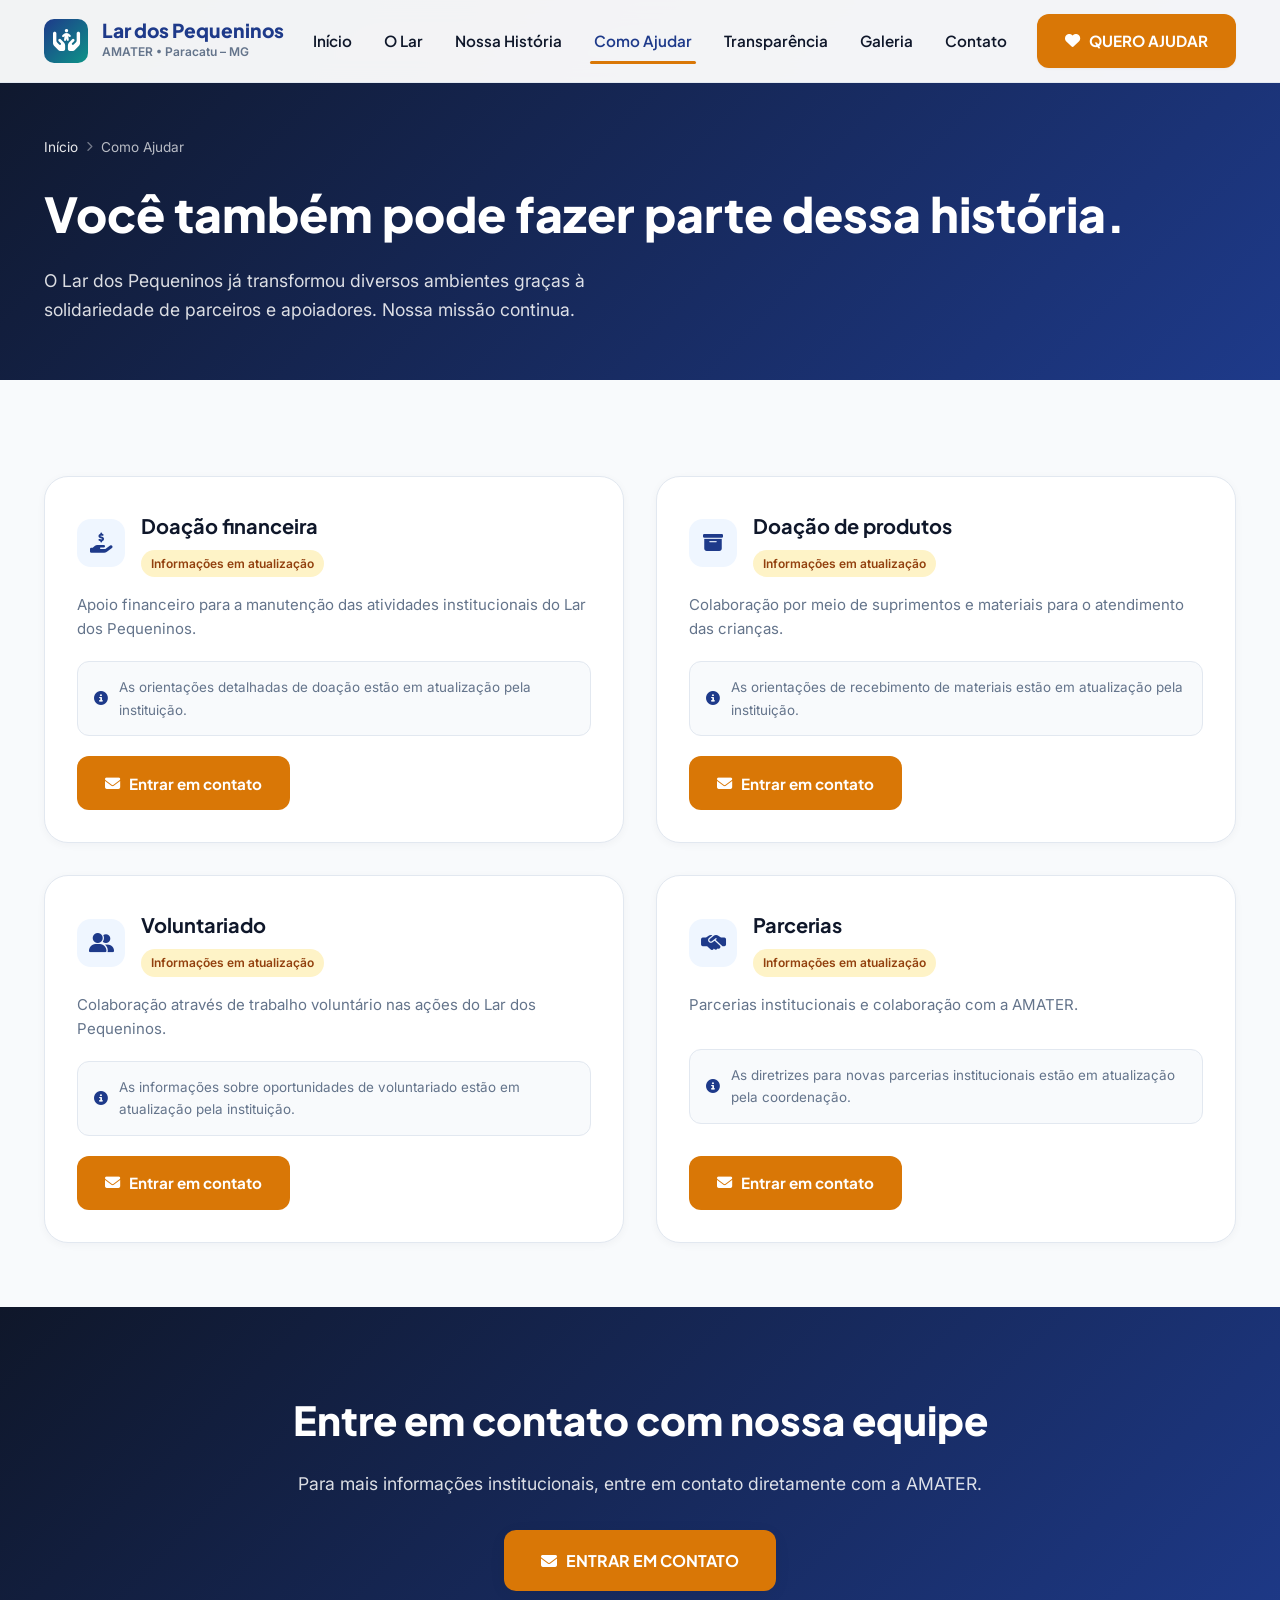
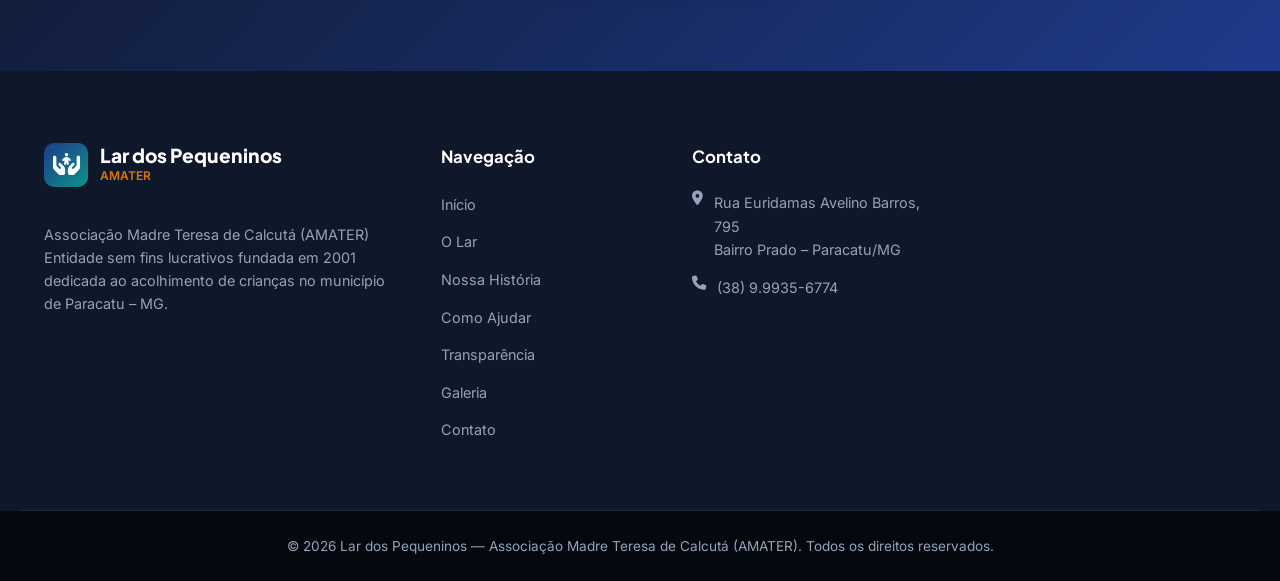
<file: como-ajudar.html>
<!DOCTYPE html>
<html lang="pt-BR">
<head>
    <meta charset="UTF-8">
    <meta name="viewport" content="width=device-width, initial-scale=1.0">
    <title>Como Ajudar | Lar dos Pequeninos - Paracatu / MG</title>
    <meta name="description" content="Saiba como apoiar o Lar dos Pequeninos (AMATER) em Paracatu-MG.">
    <link rel="canonical" href="https://lardospequeninosparacatu.org.br/como-ajudar.html">
    
    <!-- Open Graph SEO -->
    <meta property="og:title" content="Como Ajudar | Lar dos Pequeninos">
    <meta property="og:description" content="Formas de apoio ao Lar dos Pequeninos mantido pela AMATER.">
    <meta property="og:type" content="website">

    <!-- Google Fonts -->
    <link rel="preconnect" href="https://fonts.googleapis.com">
    <link rel="preconnect" href="https://fonts.gstatic.com" crossorigin>
    <link href="https://fonts.googleapis.com/css2?family=Inter:wght@400;500;600;700&family=Plus+Jakarta+Sans:wght@500;600;700;800&display=swap" rel="stylesheet">
    
    <!-- Font Awesome Icons -->
    <link rel="stylesheet" href="https://cdnjs.cloudflare.com/ajax/libs/font-awesome/6.4.0/css/all.min.css">
    
    <link rel="stylesheet" href="style.css">
</head>
<body>

    <!-- GLOBAL HEADER -->
    <header class="header-nav" id="header-nav">
        <div class="container header-container">
            <a href="index.html" class="brand-logo" aria-label="Lar dos Pequeninos Página Inicial">
                <div class="brand-symbol">
                    <i class="fa-solid fa-hands-holding-child"></i>
                </div>
                <div class="brand-info">
                    <span class="brand-name">Lar dos Pequeninos</span>
                    <span class="brand-sub">AMATER • Paracatu – MG</span>
                </div>
            </a>

            <nav class="nav-menu" id="nav-menu">
                <a href="index.html" class="nav-link">Início</a>
                <a href="o-lar.html" class="nav-link">O Lar</a>
                <a href="nossa-historia.html" class="nav-link">Nossa História</a>
                <a href="como-ajudar.html" class="nav-link active">Como Ajudar</a>
                <a href="transparencia.html" class="nav-link">Transparência</a>
                <a href="galeria.html" class="nav-link">Galeria</a>
                <a href="contato.html" class="nav-link">Contato</a>
            </nav>

            <div class="header-actions">
                <a href="como-ajudar.html" class="btn btn-primary btn-header shadow-subtle">
                    <i class="fa-solid fa-heart"></i> QUERO AJUDAR
                </a>
                <button class="mobile-toggle" id="mobile-toggle" aria-label="Abrir Menu de Navegação">
                    <i class="fa-solid fa-bars"></i>
                </button>
            </div>
        </div>
    </header>

    <!-- Mobile Navigation Drawer -->
    <div class="mobile-drawer" id="mobile-drawer">
        <div class="drawer-header">
            <div class="brand-logo">
                <div class="brand-symbol"><i class="fa-solid fa-hands-holding-child"></i></div>
                <span class="brand-name">Lar dos Pequeninos</span>
            </div>
            <button class="drawer-close" id="drawer-close" aria-label="Fechar Menu">&times;</button>
        </div>
        <div class="drawer-body">
            <a href="index.html" class="drawer-link">Início</a>
            <a href="o-lar.html" class="drawer-link">O Lar</a>
            <a href="nossa-historia.html" class="drawer-link">Nossa História</a>
            <a href="como-ajudar.html" class="drawer-link">Como Ajudar</a>
            <a href="transparencia.html" class="drawer-link">Transparência</a>
            <a href="galeria.html" class="drawer-link">Galeria</a>
            <a href="contato.html" class="drawer-link">Contato</a>
            <div class="drawer-footer">
                <a href="como-ajudar.html" class="btn btn-primary btn-block drawer-btn">
                    <i class="fa-solid fa-heart"></i> QUERO AJUDAR
                </a>
            </div>
        </div>
    </div>

    <!-- INTERNAL HERO BANNER -->
    <section class="internal-hero">
        <div class="container">
            <div class="breadcrumbs">
                <a href="index.html">Início</a> <i class="fa-solid fa-chevron-right"></i> <span>Como Ajudar</span>
            </div>
            <h1 class="internal-hero-title">Você também pode fazer parte dessa história.</h1>
            <p class="internal-hero-subtitle">O Lar dos Pequeninos já transformou diversos ambientes graças à solidariedade de parceiros e apoiadores. Nossa missão continua.</p>
        </div>
    </section>

    <main>
        <!-- SEÇÃO: OPÇÕES DE APOIO -->
        <section class="section section-help-page">
            <div class="container">
                <div class="help-options-grid-internal">
                    <!-- 1. Doação Financeira -->
                    <div class="help-card-full">
                        <div class="help-card-header">
                            <div class="opt-icon-box"><i class="fa-solid fa-hand-holding-dollar"></i></div>
                            <div>
                                <h3>Doação financeira</h3>
                                <span class="badge-status">Informações em atualização</span>
                            </div>
                        </div>
                        <p class="help-card-desc">
                            Apoio financeiro para a manutenção das atividades institucionais do Lar dos Pequeninos.
                        </p>
                        <div class="status-notice-box">
                            <i class="fa-solid fa-circle-info"></i>
                            <span>As orientações detalhadas de doação estão em atualização pela instituição.</span>
                        </div>
                        <div class="help-card-footer">
                            <a href="contato.html" class="btn btn-primary">
                                <i class="fa-solid fa-envelope"></i> Entrar em contato
                            </a>
                        </div>
                    </div>

                    <!-- 2. Doação de Produtos -->
                    <div class="help-card-full">
                        <div class="help-card-header">
                            <div class="opt-icon-box"><i class="fa-solid fa-box-archive"></i></div>
                            <div>
                                <h3>Doação de produtos</h3>
                                <span class="badge-status">Informações em atualização</span>
                            </div>
                        </div>
                        <p class="help-card-desc">
                            Colaboração por meio de suprimentos e materiais para o atendimento das crianças.
                        </p>
                        <div class="status-notice-box">
                            <i class="fa-solid fa-circle-info"></i>
                            <span>As orientações de recebimento de materiais estão em atualização pela instituição.</span>
                        </div>
                        <div class="help-card-footer">
                            <a href="contato.html" class="btn btn-primary">
                                <i class="fa-solid fa-envelope"></i> Entrar em contato
                            </a>
                        </div>
                    </div>

                    <!-- 3. Voluntariado -->
                    <div class="help-card-full">
                        <div class="help-card-header">
                            <div class="opt-icon-box"><i class="fa-solid fa-user-group"></i></div>
                            <div>
                                <h3>Voluntariado</h3>
                                <span class="badge-status">Informações em atualização</span>
                            </div>
                        </div>
                        <p class="help-card-desc">
                            Colaboração através de trabalho voluntário nas ações do Lar dos Pequeninos.
                        </p>
                        <div class="status-notice-box">
                            <i class="fa-solid fa-circle-info"></i>
                            <span>As informações sobre oportunidades de voluntariado estão em atualização pela instituição.</span>
                        </div>
                        <div class="help-card-footer">
                            <a href="contato.html" class="btn btn-primary">
                                <i class="fa-solid fa-envelope"></i> Entrar em contato
                            </a>
                        </div>
                    </div>

                    <!-- 4. Parcerias -->
                    <div class="help-card-full">
                        <div class="help-card-header">
                            <div class="opt-icon-box"><i class="fa-solid fa-handshake-simple"></i></div>
                            <div>
                                <h3>Parcerias</h3>
                                <span class="badge-status">Informações em atualização</span>
                            </div>
                        </div>
                        <p class="help-card-desc">
                            Parcerias institucionais e colaboração com a AMATER.
                        </p>
                        <div class="status-notice-box">
                            <i class="fa-solid fa-circle-info"></i>
                            <span>As diretrizes para novas parcerias institucionais estão em atualização pela coordenação.</span>
                        </div>
                        <div class="help-card-footer">
                            <a href="contato.html" class="btn btn-primary">
                                <i class="fa-solid fa-envelope"></i> Entrar em contato
                            </a>
                        </div>
                    </div>
                </div>
            </div>
        </section>

        <!-- CTA FINAL -->
        <section class="section section-cta-final">
            <div class="container text-center">
                <div class="cta-banner-box">
                    <h2 class="cta-headline">Entre em contato com nossa equipe</h2>
                    <p class="cta-paragraph">
                        Para mais informações institucionais, entre em contato diretamente com a AMATER.
                    </p>
                    <div class="cta-btn-row">
                        <a href="contato.html" class="btn btn-primary btn-lg shadow-main">
                            <i class="fa-solid fa-envelope"></i> ENTRAR EM CONTATO
                        </a>
                    </div>
                </div>
            </div>
        </section>
    </main>

    <!-- GLOBAL FOOTER -->
    <footer class="footer">
        <div class="container footer-4col-grid">
            <div class="footer-col brand-col">
                <div class="brand-logo footer-brand">
                    <div class="brand-symbol"><i class="fa-solid fa-hands-holding-child"></i></div>
                    <div class="brand-info">
                        <span class="brand-name text-white">Lar dos Pequeninos</span>
                        <span class="brand-sub text-gold">AMATER</span>
                    </div>
                </div>
                <p class="footer-about-text">
                    Associação Madre Teresa de Calcutá (AMATER)<br>
                    Entidade sem fins lucrativos fundada em 2001 dedicada ao acolhimento de crianças no município de Paracatu – MG.
                </p>
            </div>

            <div class="footer-col nav-col">
                <h4>Navegação</h4>
                <ul class="footer-nav-list">
                    <li><a href="index.html">Início</a></li>
                    <li><a href="o-lar.html">O Lar</a></li>
                    <li><a href="nossa-historia.html">Nossa História</a></li>
                    <li><a href="como-ajudar.html">Como Ajudar</a></li>
                    <li><a href="transparencia.html">Transparência</a></li>
                    <li><a href="galeria.html">Galeria</a></li>
                    <li><a href="contato.html">Contato</a></li>
                </ul>
            </div>

            <div class="footer-col contact-col">
                <h4>Contato</h4>
                <div class="footer-info-list">
                    <p><i class="fa-solid fa-location-dot"></i> Rua Euridamas Avelino Barros, 795<br>Bairro Prado – Paracatu/MG</p>
                    <p><i class="fa-solid fa-phone"></i> <a href="tel:+5538999356774">(38) 9.9935-6774</a></p>
                </div>
            </div>

            <div class="footer-col social-col" id="footer-social-block" style="display: none;">
                <h4>Redes Sociais</h4>
                <div class="social-channel-buttons" id="social-buttons-container"></div>
            </div>
        </div>

        <div class="footer-bottom-bar">
            <div class="container text-center">
                <p>&copy; 2026 Lar dos Pequeninos — Associação Madre Teresa de Calcutá (AMATER). Todos os direitos reservados.</p>
            </div>
        </div>
    </footer>

    <script src="data.js"></script>
    <script src="app.js"></script>
</body>
</html>
</file>
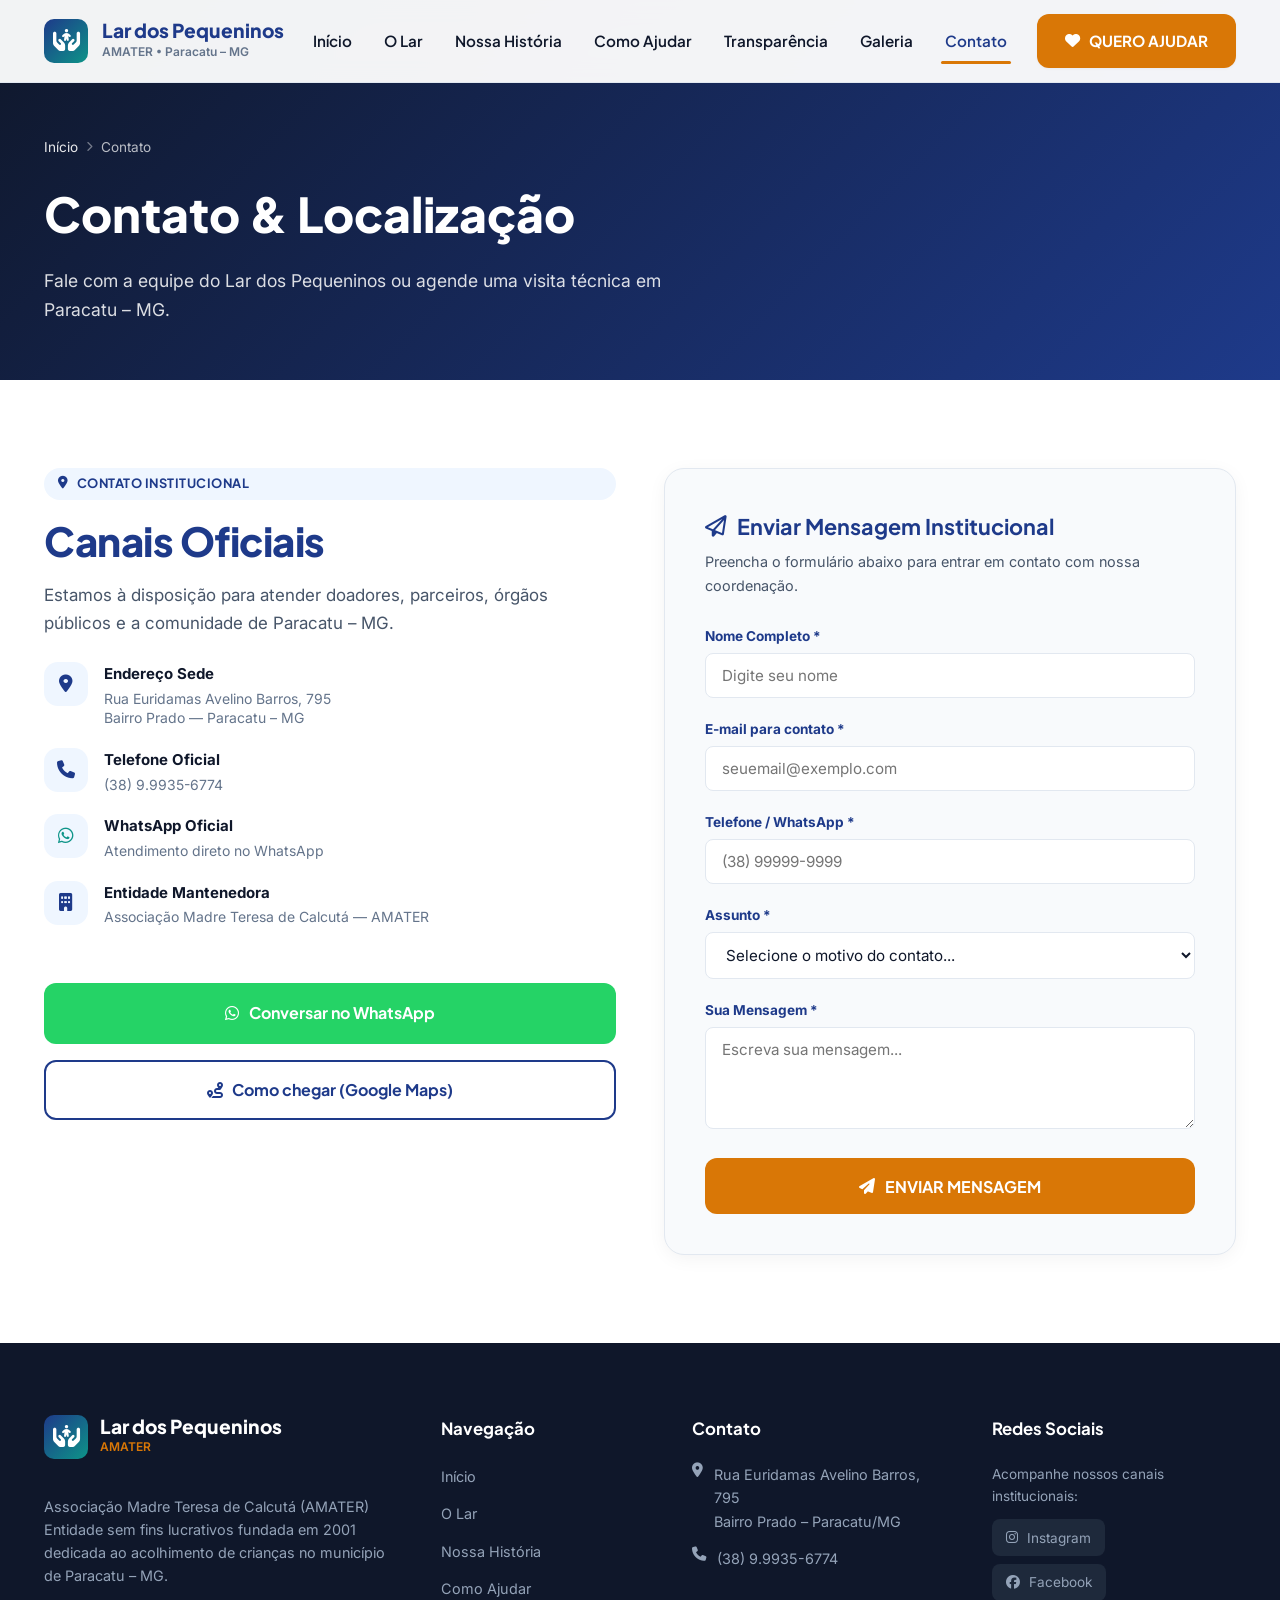
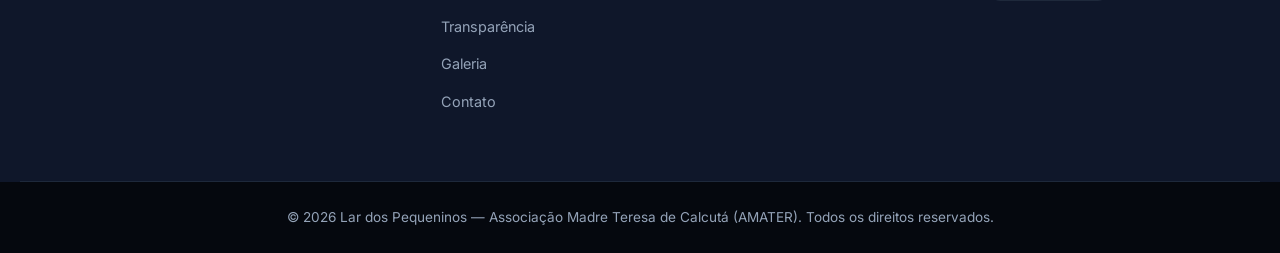
<file: contato.html>
<!DOCTYPE html>
<html lang="pt-BR">
<head>
    <meta charset="UTF-8">
    <meta name="viewport" content="width=device-width, initial-scale=1.0">
    <title>Contato & Localização | Lar dos Pequeninos - Paracatu / MG</title>
    <meta name="description" content="Entre em contato com o Lar dos Pequeninos (AMATER) em Paracatu-MG. Telefone: (38) 9.9935-6774. Endereço: Rua Euridamas Avelino Barros, 795, Bairro Prado.">
    <link rel="canonical" href="https://lardospequeninosparacatu.org.br/contato.html">
    
    <!-- Open Graph SEO -->
    <meta property="og:title" content="Contato | Lar dos Pequeninos">
    <meta property="og:description" content="Endereço, telefone e contato oficial do Lar dos Pequeninos em Paracatu-MG.">
    <meta property="og:type" content="website">

    <!-- Google Fonts -->
    <link rel="preconnect" href="https://fonts.googleapis.com">
    <link rel="preconnect" href="https://fonts.gstatic.com" crossorigin>
    <link href="https://fonts.googleapis.com/css2?family=Inter:wght@400;500;600;700&family=Plus+Jakarta+Sans:wght@500;600;700;800&display=swap" rel="stylesheet">
    
    <!-- Font Awesome Icons -->
    <link rel="stylesheet" href="https://cdnjs.cloudflare.com/ajax/libs/font-awesome/6.4.0/css/all.min.css">
    
    <link rel="stylesheet" href="style.css">
</head>
<body>

    <!-- GLOBAL HEADER -->
    <header class="header-nav" id="header-nav">
        <div class="container header-container">
            <a href="index.html" class="brand-logo" aria-label="Lar dos Pequeninos Página Inicial">
                <div class="brand-symbol">
                    <i class="fa-solid fa-hands-holding-child"></i>
                </div>
                <div class="brand-info">
                    <span class="brand-name">Lar dos Pequeninos</span>
                    <span class="brand-sub">AMATER • Paracatu – MG</span>
                </div>
            </a>

            <nav class="nav-menu" id="nav-menu">
                <a href="index.html" class="nav-link">Início</a>
                <a href="o-lar.html" class="nav-link">O Lar</a>
                <a href="nossa-historia.html" class="nav-link">Nossa História</a>
                <a href="como-ajudar.html" class="nav-link">Como Ajudar</a>
                <a href="transparencia.html" class="nav-link">Transparência</a>
                <a href="galeria.html" class="nav-link">Galeria</a>
                <a href="contato.html" class="nav-link active">Contato</a>
            </nav>

            <div class="header-actions">
                <a href="como-ajudar.html" class="btn btn-primary btn-header shadow-subtle">
                    <i class="fa-solid fa-heart"></i> QUERO AJUDAR
                </a>
                <button class="mobile-toggle" id="mobile-toggle" aria-label="Abrir Menu de Navegação">
                    <i class="fa-solid fa-bars"></i>
                </button>
            </div>
        </div>
    </header>

    <!-- Mobile Navigation Drawer -->
    <div class="mobile-drawer" id="mobile-drawer">
        <div class="drawer-header">
            <div class="brand-logo">
                <div class="brand-symbol"><i class="fa-solid fa-hands-holding-child"></i></div>
                <span class="brand-name">Lar dos Pequeninos</span>
            </div>
            <button class="drawer-close" id="drawer-close" aria-label="Fechar Menu">&times;</button>
        </div>
        <div class="drawer-body">
            <a href="index.html" class="drawer-link">Início</a>
            <a href="o-lar.html" class="drawer-link">O Lar</a>
            <a href="nossa-historia.html" class="drawer-link">Nossa História</a>
            <a href="como-ajudar.html" class="drawer-link">Como Ajudar</a>
            <a href="transparencia.html" class="drawer-link">Transparência</a>
            <a href="galeria.html" class="drawer-link">Galeria</a>
            <a href="contato.html" class="drawer-link">Contato</a>
            <div class="drawer-footer">
                <a href="como-ajudar.html" class="btn btn-primary btn-block drawer-btn">
                    <i class="fa-solid fa-heart"></i> QUERO AJUDAR
                </a>
            </div>
        </div>
    </div>

    <!-- INTERNAL HERO BANNER -->
    <section class="internal-hero">
        <div class="container">
            <div class="breadcrumbs">
                <a href="index.html">Início</a> <i class="fa-solid fa-chevron-right"></i> <span>Contato</span>
            </div>
            <h1 class="internal-hero-title">Contato & Localização</h1>
            <p class="internal-hero-subtitle">Fale com a equipe do Lar dos Pequeninos ou agende uma visita técnica em Paracatu – MG.</p>
        </div>
    </section>

    <main>
        <!-- SEÇÃO: LOCALIZAÇÃO E CONTATO COMPLETO -->
        <section class="section section-location-page">
            <div class="container">
                <div class="location-layout">
                    <!-- DETALHES DE CONTATO -->
                    <div class="location-text-col">
                        <span class="section-tag"><i class="fa-solid fa-location-dot"></i> Contato Institucional</span>
                        <h2 class="section-title">Canais Oficiais</h2>
                        <p class="section-text">
                            Estamos à disposição para atender doadores, parceiros, órgãos públicos e a comunidade de Paracatu – MG.
                        </p>

                        <div class="contact-details">
                            <div class="c-detail-item">
                                <div class="c-icon-badge"><i class="fa-solid fa-location-dot"></i></div>
                                <div>
                                    <strong>Endereço Sede</strong>
                                    <p>Rua Euridamas Avelino Barros, 795<br>Bairro Prado — Paracatu – MG</p>
                                </div>
                            </div>

                            <div class="c-detail-item">
                                <div class="c-icon-badge"><i class="fa-solid fa-phone"></i></div>
                                <div>
                                    <strong>Telefone Oficial</strong>
                                    <p><a href="tel:+5538999356774" class="phone-link">(38) 9.9935-6774</a></p>
                                </div>
                            </div>

                            <div class="c-detail-item">
                                <div class="c-icon-badge"><i class="fa-brands fa-whatsapp text-green"></i></div>
                                <div>
                                    <strong>WhatsApp Oficial</strong>
                                    <p>Atendimento direto no WhatsApp</p>
                                </div>
                            </div>

                            <div class="c-detail-item">
                                <div class="c-icon-badge"><i class="fa-solid fa-building"></i></div>
                                <div>
                                    <strong>Entidade Mantenedora</strong>
                                    <p>Associação Madre Teresa de Calcutá — AMATER</p>
                                </div>
                            </div>
                        </div>

                        <div class="contact-action-buttons">
                            <a href="https://wa.me/5538999356774?text=Ol%C3%A1!%20Gostaria%20de%20saber%20mais%20sobre%20o%20Lar%20dos%20Pequeninos%20e%20como%20posso%20ajudar." target="_blank" rel="noopener noreferrer" class="btn btn-whatsapp btn-lg">
                                <i class="fa-brands fa-whatsapp"></i> Conversar no WhatsApp
                            </a>
                            <a href="https://maps.google.com/?q=Rua+Euridamas+Avelino+Barros+795+Prado+Paracatu+MG" target="_blank" rel="noopener noreferrer" class="btn btn-outline btn-lg">
                                <i class="fa-solid fa-route"></i> Como chegar (Google Maps)
                            </a>
                        </div>
                    </div>

                    <!-- FORMULÁRIO DE MENSAGEM PREPARADO -->
                    <div class="contact-form-col">
                        <div class="form-card">
                            <h3><i class="fa-regular fa-paper-plane"></i> Enviar Mensagem Institucional</h3>
                            <p class="form-sub-info">Preencha o formulário abaixo para entrar em contato com nossa coordenação.</p>
                            
                            <form id="institutional-contact-form" novalidate>
                                <div class="form-group">
                                    <label for="form-name">Nome Completo *</label>
                                    <input type="text" id="form-name" required placeholder="Digite seu nome">
                                    <span class="field-error" id="err-name">Por favor, informe seu nome.</span>
                                </div>

                                <div class="form-group">
                                    <label for="form-email">E-mail para contato *</label>
                                    <input type="email" id="form-email" required placeholder="seuemail@exemplo.com">
                                    <span class="field-error" id="err-email">Por favor, informe um e-mail válido.</span>
                                </div>

                                <div class="form-group">
                                    <label for="form-phone">Telefone / WhatsApp *</label>
                                    <input type="tel" id="form-phone" required placeholder="(38) 99999-9999">
                                    <span class="field-error" id="err-phone">Por favor, informe seu telefone.</span>
                                </div>

                                <div class="form-group">
                                    <label for="form-subject">Assunto *</label>
                                    <select id="form-subject" required>
                                        <option value="">Selecione o motivo do contato...</option>
                                        <option value="doacao">Informações sobre doações</option>
                                        <option value="voluntariado">Interesse em voluntariado</option>
                                        <option value="parceria">Parceria institucional / empresarial</option>
                                        <option value="visita">Agendamento de visita técnica</option>
                                        <option value="outro">Outro assunto</option>
                                    </select>
                                    <span class="field-error" id="err-subject">Selecione um assunto.</span>
                                </div>

                                <div class="form-group">
                                    <label for="form-message">Sua Mensagem *</label>
                                    <textarea id="form-message" rows="4" required placeholder="Escreva sua mensagem..."></textarea>
                                    <span class="field-error" id="err-message">Por favor, digite sua mensagem.</span>
                                </div>

                                <!-- Mensagem de Status da Envio (Frontend) -->
                                <div id="form-status-msg" class="form-status-msg"></div>

                                <button type="submit" class="btn btn-primary btn-block btn-lg">
                                    <i class="fa-solid fa-paper-plane"></i> ENVIAR MENSAGEM
                                </button>
                            </form>
                        </div>
                    </div>
                </div>
            </div>
        </section>
    </main>

    <!-- GLOBAL FOOTER -->
    <footer class="footer">
        <div class="container footer-4col-grid">
            <div class="footer-col brand-col">
                <div class="brand-logo footer-brand">
                    <div class="brand-symbol"><i class="fa-solid fa-hands-holding-child"></i></div>
                    <div class="brand-info">
                        <span class="brand-name text-white">Lar dos Pequeninos</span>
                        <span class="brand-sub text-gold">AMATER</span>
                    </div>
                </div>
                <p class="footer-about-text">
                    Associação Madre Teresa de Calcutá (AMATER)<br>
                    Entidade sem fins lucrativos fundada em 2001 dedicada ao acolhimento de crianças no município de Paracatu – MG.
                </p>
            </div>

            <div class="footer-col nav-col">
                <h4>Navegação</h4>
                <ul class="footer-nav-list">
                    <li><a href="index.html">Início</a></li>
                    <li><a href="o-lar.html">O Lar</a></li>
                    <li><a href="nossa-historia.html">Nossa História</a></li>
                    <li><a href="como-ajudar.html">Como Ajudar</a></li>
                    <li><a href="transparencia.html">Transparência</a></li>
                    <li><a href="galeria.html">Galeria</a></li>
                    <li><a href="contato.html">Contato</a></li>
                </ul>
            </div>

            <div class="footer-col contact-col">
                <h4>Contato</h4>
                <div class="footer-info-list">
                    <p><i class="fa-solid fa-location-dot"></i> Rua Euridamas Avelino Barros, 795<br>Bairro Prado – Paracatu/MG</p>
                    <p><i class="fa-solid fa-phone"></i> <a href="tel:+5538999356774">(38) 9.9935-6774</a></p>
                </div>
            </div>

            <div class="footer-col social-col">
                <h4>Redes Sociais</h4>
                <p class="social-note">Acompanhe nossos canais institucionais:</p>
                <div class="social-channel-buttons">
                    <span class="social-chip" title="Instagram institucional (Em breve)"><i class="fa-brands fa-instagram"></i> Instagram</span>
                    <span class="social-chip" title="Facebook institucional (Em breve)"><i class="fa-brands fa-facebook"></i> Facebook</span>
                </div>
            </div>
        </div>

        <div class="footer-bottom-bar">
            <div class="container text-center">
                <p>&copy; 2026 Lar dos Pequeninos — Associação Madre Teresa de Calcutá (AMATER). Todos os direitos reservados.</p>
            </div>
        </div>
    </footer>

    <script src="data.js"></script>
    <script src="app.js"></script>
</body>
</html>
</file>
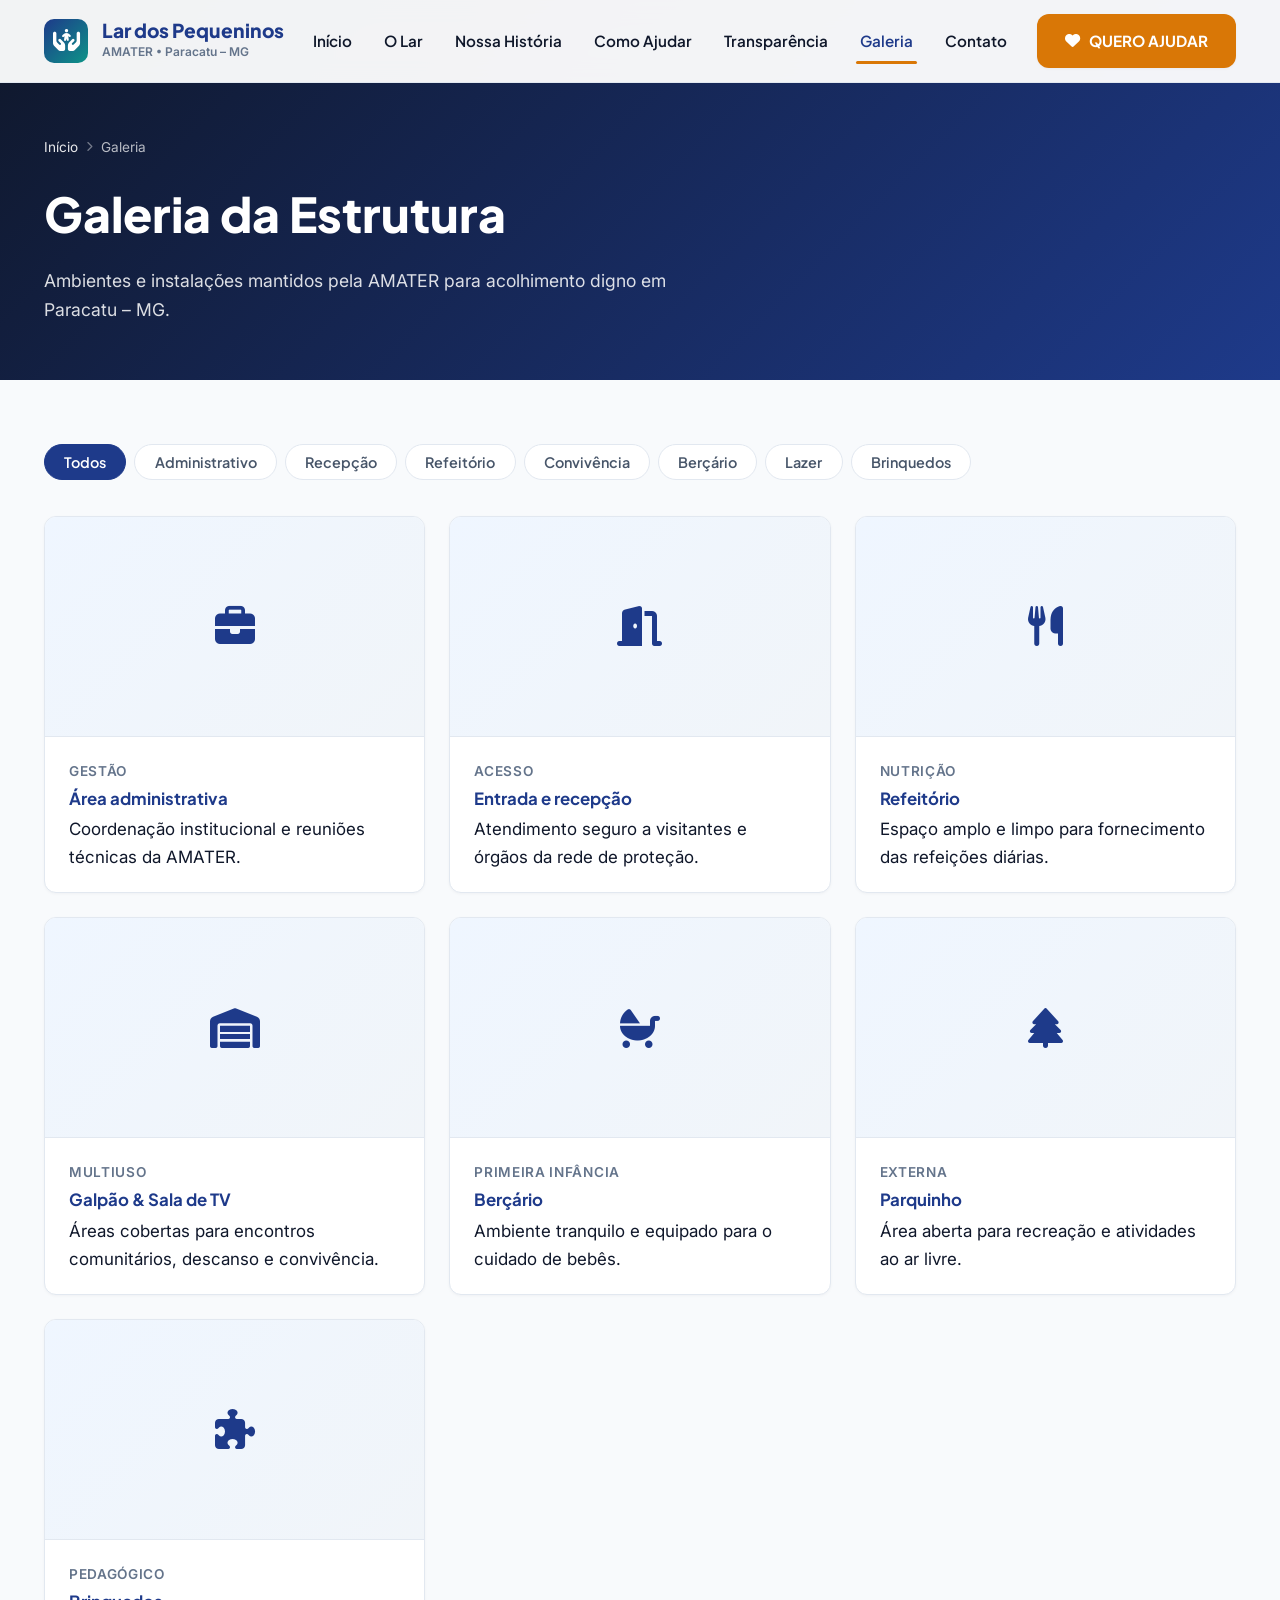
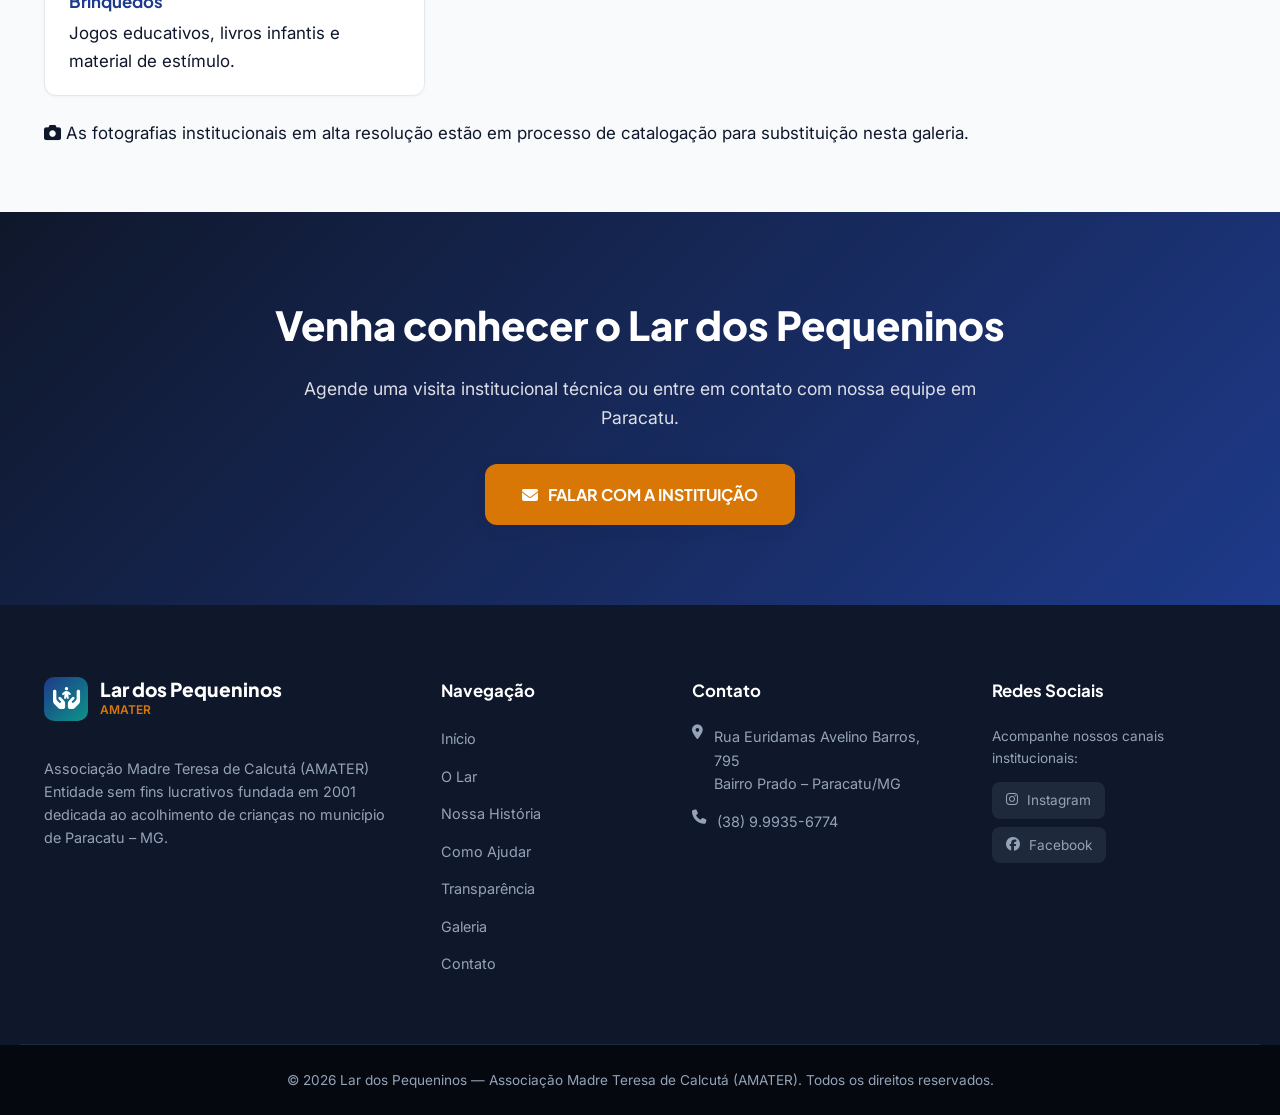
<file: galeria.html>
<!DOCTYPE html>
<html lang="pt-BR">
<head>
    <meta charset="UTF-8">
    <meta name="viewport" content="width=device-width, initial-scale=1.0">
    <title>Galeria da Estrutura | Lar dos Pequeninos - Paracatu / MG</title>
    <meta name="description" content="Conheça em detalhes a infraestrutura e os ambientes do Lar dos Pequeninos (AMATER) em Paracatu-MG.">
    <link rel="canonical" href="https://lardospequeninosparacatu.org.br/galeria.html">
    
    <!-- Open Graph SEO -->
    <meta property="og:title" content="Galeria | Lar dos Pequeninos">
    <meta property="og:description" content="Ambientes e infraestrutura do Lar dos Pequeninos em Paracatu-MG.">
    <meta property="og:type" content="website">

    <!-- Google Fonts -->
    <link rel="preconnect" href="https://fonts.googleapis.com">
    <link rel="preconnect" href="https://fonts.gstatic.com" crossorigin>
    <link href="https://fonts.googleapis.com/css2?family=Inter:wght@400;500;600;700&family=Plus+Jakarta+Sans:wght@500;600;700;800&display=swap" rel="stylesheet">
    
    <!-- Font Awesome Icons -->
    <link rel="stylesheet" href="https://cdnjs.cloudflare.com/ajax/libs/font-awesome/6.4.0/css/all.min.css">
    
    <link rel="stylesheet" href="style.css">
</head>
<body>

    <!-- GLOBAL HEADER -->
    <header class="header-nav" id="header-nav">
        <div class="container header-container">
            <a href="index.html" class="brand-logo" aria-label="Lar dos Pequeninos Página Inicial">
                <div class="brand-symbol">
                    <i class="fa-solid fa-hands-holding-child"></i>
                </div>
                <div class="brand-info">
                    <span class="brand-name">Lar dos Pequeninos</span>
                    <span class="brand-sub">AMATER • Paracatu – MG</span>
                </div>
            </a>

            <nav class="nav-menu" id="nav-menu">
                <a href="index.html" class="nav-link">Início</a>
                <a href="o-lar.html" class="nav-link">O Lar</a>
                <a href="nossa-historia.html" class="nav-link">Nossa História</a>
                <a href="como-ajudar.html" class="nav-link">Como Ajudar</a>
                <a href="transparencia.html" class="nav-link">Transparência</a>
                <a href="galeria.html" class="nav-link active">Galeria</a>
                <a href="contato.html" class="nav-link">Contato</a>
            </nav>

            <div class="header-actions">
                <a href="como-ajudar.html" class="btn btn-primary btn-header shadow-subtle">
                    <i class="fa-solid fa-heart"></i> QUERO AJUDAR
                </a>
                <button class="mobile-toggle" id="mobile-toggle" aria-label="Abrir Menu de Navegação">
                    <i class="fa-solid fa-bars"></i>
                </button>
            </div>
        </div>
    </header>

    <!-- Mobile Navigation Drawer -->
    <div class="mobile-drawer" id="mobile-drawer">
        <div class="drawer-header">
            <div class="brand-logo">
                <div class="brand-symbol"><i class="fa-solid fa-hands-holding-child"></i></div>
                <span class="brand-name">Lar dos Pequeninos</span>
            </div>
            <button class="drawer-close" id="drawer-close" aria-label="Fechar Menu">&times;</button>
        </div>
        <div class="drawer-body">
            <a href="index.html" class="drawer-link">Início</a>
            <a href="o-lar.html" class="drawer-link">O Lar</a>
            <a href="nossa-historia.html" class="drawer-link">Nossa História</a>
            <a href="como-ajudar.html" class="drawer-link">Como Ajudar</a>
            <a href="transparencia.html" class="drawer-link">Transparência</a>
            <a href="galeria.html" class="drawer-link">Galeria</a>
            <a href="contato.html" class="drawer-link">Contato</a>
            <div class="drawer-footer">
                <a href="como-ajudar.html" class="btn btn-primary btn-block drawer-btn">
                    <i class="fa-solid fa-heart"></i> QUERO AJUDAR
                </a>
            </div>
        </div>
    </div>

    <!-- INTERNAL HERO BANNER -->
    <section class="internal-hero">
        <div class="container">
            <div class="breadcrumbs">
                <a href="index.html">Início</a> <i class="fa-solid fa-chevron-right"></i> <span>Galeria</span>
            </div>
            <h1 class="internal-hero-title">Galeria da Estrutura</h1>
            <p class="internal-hero-subtitle">Ambientes e instalações mantidos pela AMATER para acolhimento digno em Paracatu – MG.</p>
        </div>
    </section>

    <main>
        <!-- SEÇÃO: GALERIA COMPLETA COM FILTROS -->
        <section class="section section-structure">
            <div class="container">
                <!-- Filtros Horizontalmente Roláveis -->
                <div class="structure-tab-bar">
                    <div class="tab-scroll-container">
                        <button class="tab-chip active" data-filter="all">Todos</button>
                        <button class="tab-chip" data-filter="admin">Administrativo</button>
                        <button class="tab-chip" data-filter="recepcao">Recepção</button>
                        <button class="tab-chip" data-filter="refeitorio">Refeitório</button>
                        <button class="tab-chip" data-filter="convivencia">Convivência</button>
                        <button class="tab-chip" data-filter="bercario">Berçário</button>
                        <button class="tab-chip" data-filter="lazer">Lazer</button>
                        <button class="tab-chip" data-filter="brinquedos">Brinquedos</button>
                    </div>
                </div>

                <!-- Grid Galeria -->
                <div class="gallery-masonry" id="gallery-grid">
                    <div class="gallery-tile" data-category="admin">
                        <div class="tile-placeholder" data-title="Área administrativa" data-desc="Coordenação institucional e reuniões técnicas da AMATER.">
                            <i class="fa-solid fa-briefcase"></i>
                        </div>
                        <div class="tile-caption">
                            <span class="tile-cat">Gestão</span>
                            <h4>Área administrativa</h4>
                            <p>Coordenação institucional e reuniões técnicas da AMATER.</p>
                        </div>
                    </div>

                    <div class="gallery-tile" data-category="recepcao">
                        <div class="tile-placeholder" data-title="Entrada e recepção" data-desc="Atendimento seguro a visitantes e órgãos da rede de proteção.">
                            <i class="fa-solid fa-door-open"></i>
                        </div>
                        <div class="tile-caption">
                            <span class="tile-cat">Acesso</span>
                            <h4>Entrada e recepção</h4>
                            <p>Atendimento seguro a visitantes e órgãos da rede de proteção.</p>
                        </div>
                    </div>

                    <div class="gallery-tile" data-category="refeitorio">
                        <div class="tile-placeholder" data-title="Refeitório" data-desc="Espaço amplo e limpo para fornecimento das refeições diárias.">
                            <i class="fa-solid fa-utensils"></i>
                        </div>
                        <div class="tile-caption">
                            <span class="tile-cat">Nutrição</span>
                            <h4>Refeitório</h4>
                            <p>Espaço amplo e limpo para fornecimento das refeições diárias.</p>
                        </div>
                    </div>

                    <div class="gallery-tile" data-category="convivencia">
                        <div class="tile-placeholder" data-title="Galpão & Sala de TV" data-desc="Áreas cobertas para encontros comunitários, descanso e convivência.">
                            <i class="fa-solid fa-warehouse"></i>
                        </div>
                        <div class="tile-caption">
                            <span class="tile-cat">Multiuso</span>
                            <h4>Galpão & Sala de TV</h4>
                            <p>Áreas cobertas para encontros comunitários, descanso e convivência.</p>
                        </div>
                    </div>

                    <div class="gallery-tile" data-category="bercario">
                        <div class="tile-placeholder" data-title="Berçário" data-desc="Ambiente tranquilo e equipado para o cuidado de bebês.">
                            <i class="fa-solid fa-baby-carriage"></i>
                        </div>
                        <div class="tile-caption">
                            <span class="tile-cat">Primeira Infância</span>
                            <h4>Berçário</h4>
                            <p>Ambiente tranquilo e equipado para o cuidado de bebês.</p>
                        </div>
                    </div>

                    <div class="gallery-tile" data-category="lazer">
                        <div class="tile-placeholder" data-title="Parquinho" data-desc="Área aberta para recreação e atividades ao ar livre.">
                            <i class="fa-solid fa-tree"></i>
                        </div>
                        <div class="tile-caption">
                            <span class="tile-cat">Externa</span>
                            <h4>Parquinho</h4>
                            <p>Área aberta para recreação e atividades ao ar livre.</p>
                        </div>
                    </div>

                    <div class="gallery-tile" data-category="brinquedos">
                        <div class="tile-placeholder" data-title="Brinquedos" data-desc="Jogos educativos, livros infantis e material de estímulo.">
                            <i class="fa-solid fa-puzzle-piece"></i>
                        </div>
                        <div class="tile-caption">
                            <span class="tile-cat">Pedagógico</span>
                            <h4>Brinquedos</h4>
                            <p>Jogos educativos, livros infantis e material de estímulo.</p>
                        </div>
                    </div>
                </div>

                <!-- NOTA DE ATUALIZAÇÃO DA GALERIA -->
                <div class="gallery-notice-footer">
                    <i class="fa-solid fa-camera"></i>
                    <span>As fotografias institucionais em alta resolução estão em processo de catalogação para substituição nesta galeria.</span>
                </div>
            </div>
        </section>

        <!-- CTA FINAL -->
        <section class="section section-cta-final">
            <div class="container text-center">
                <div class="cta-banner-box">
                    <h2 class="cta-headline">Venha conhecer o Lar dos Pequeninos</h2>
                    <p class="cta-paragraph">
                        Agende uma visita institucional técnica ou entre em contato com nossa equipe em Paracatu.
                    </p>
                    <div class="cta-btn-row">
                        <a href="contato.html" class="btn btn-primary btn-lg shadow-main">
                            <i class="fa-solid fa-envelope"></i> FALAR COM A INSTITUIÇÃO
                        </a>
                    </div>
                </div>
            </div>
        </section>
    </main>

    <!-- LIGHTBOX MODAL ACESSÍVEL -->
    <div class="lightbox-backdrop" id="gallery-lightbox" aria-hidden="true">
        <div class="lightbox-modal">
            <button class="lightbox-close" id="lightbox-close" aria-label="Fechar visualização">&times;</button>
            <div class="lightbox-content">
                <div class="lightbox-icon-box" id="lightbox-icon"><i class="fa-solid fa-images"></i></div>
                <h3 id="lightbox-title">Ambiente Institucional</h3>
                <p id="lightbox-desc">Descrição do ambiente selecionado.</p>
            </div>
        </div>
    </div>

    <!-- GLOBAL FOOTER -->
    <footer class="footer">
        <div class="container footer-4col-grid">
            <div class="footer-col brand-col">
                <div class="brand-logo footer-brand">
                    <div class="brand-symbol"><i class="fa-solid fa-hands-holding-child"></i></div>
                    <div class="brand-info">
                        <span class="brand-name text-white">Lar dos Pequeninos</span>
                        <span class="brand-sub text-gold">AMATER</span>
                    </div>
                </div>
                <p class="footer-about-text">
                    Associação Madre Teresa de Calcutá (AMATER)<br>
                    Entidade sem fins lucrativos fundada em 2001 dedicada ao acolhimento de crianças no município de Paracatu – MG.
                </p>
            </div>

            <div class="footer-col nav-col">
                <h4>Navegação</h4>
                <ul class="footer-nav-list">
                    <li><a href="index.html">Início</a></li>
                    <li><a href="o-lar.html">O Lar</a></li>
                    <li><a href="nossa-historia.html">Nossa História</a></li>
                    <li><a href="como-ajudar.html">Como Ajudar</a></li>
                    <li><a href="transparencia.html">Transparência</a></li>
                    <li><a href="galeria.html">Galeria</a></li>
                    <li><a href="contato.html">Contato</a></li>
                </ul>
            </div>

            <div class="footer-col contact-col">
                <h4>Contato</h4>
                <div class="footer-info-list">
                    <p><i class="fa-solid fa-location-dot"></i> Rua Euridamas Avelino Barros, 795<br>Bairro Prado – Paracatu/MG</p>
                    <p><i class="fa-solid fa-phone"></i> <a href="tel:+5538999356774">(38) 9.9935-6774</a></p>
                </div>
            </div>

            <div class="footer-col social-col">
                <h4>Redes Sociais</h4>
                <p class="social-note">Acompanhe nossos canais institucionais:</p>
                <div class="social-channel-buttons">
                    <span class="social-chip" title="Instagram institucional (Em breve)"><i class="fa-brands fa-instagram"></i> Instagram</span>
                    <span class="social-chip" title="Facebook institucional (Em breve)"><i class="fa-brands fa-facebook"></i> Facebook</span>
                </div>
            </div>
        </div>

        <div class="footer-bottom-bar">
            <div class="container text-center">
                <p>&copy; 2026 Lar dos Pequeninos — Associação Madre Teresa de Calcutá (AMATER). Todos os direitos reservados.</p>
            </div>
        </div>
    </footer>

    <script src="data.js"></script>
    <script src="app.js"></script>
</body>
</html>
</file>
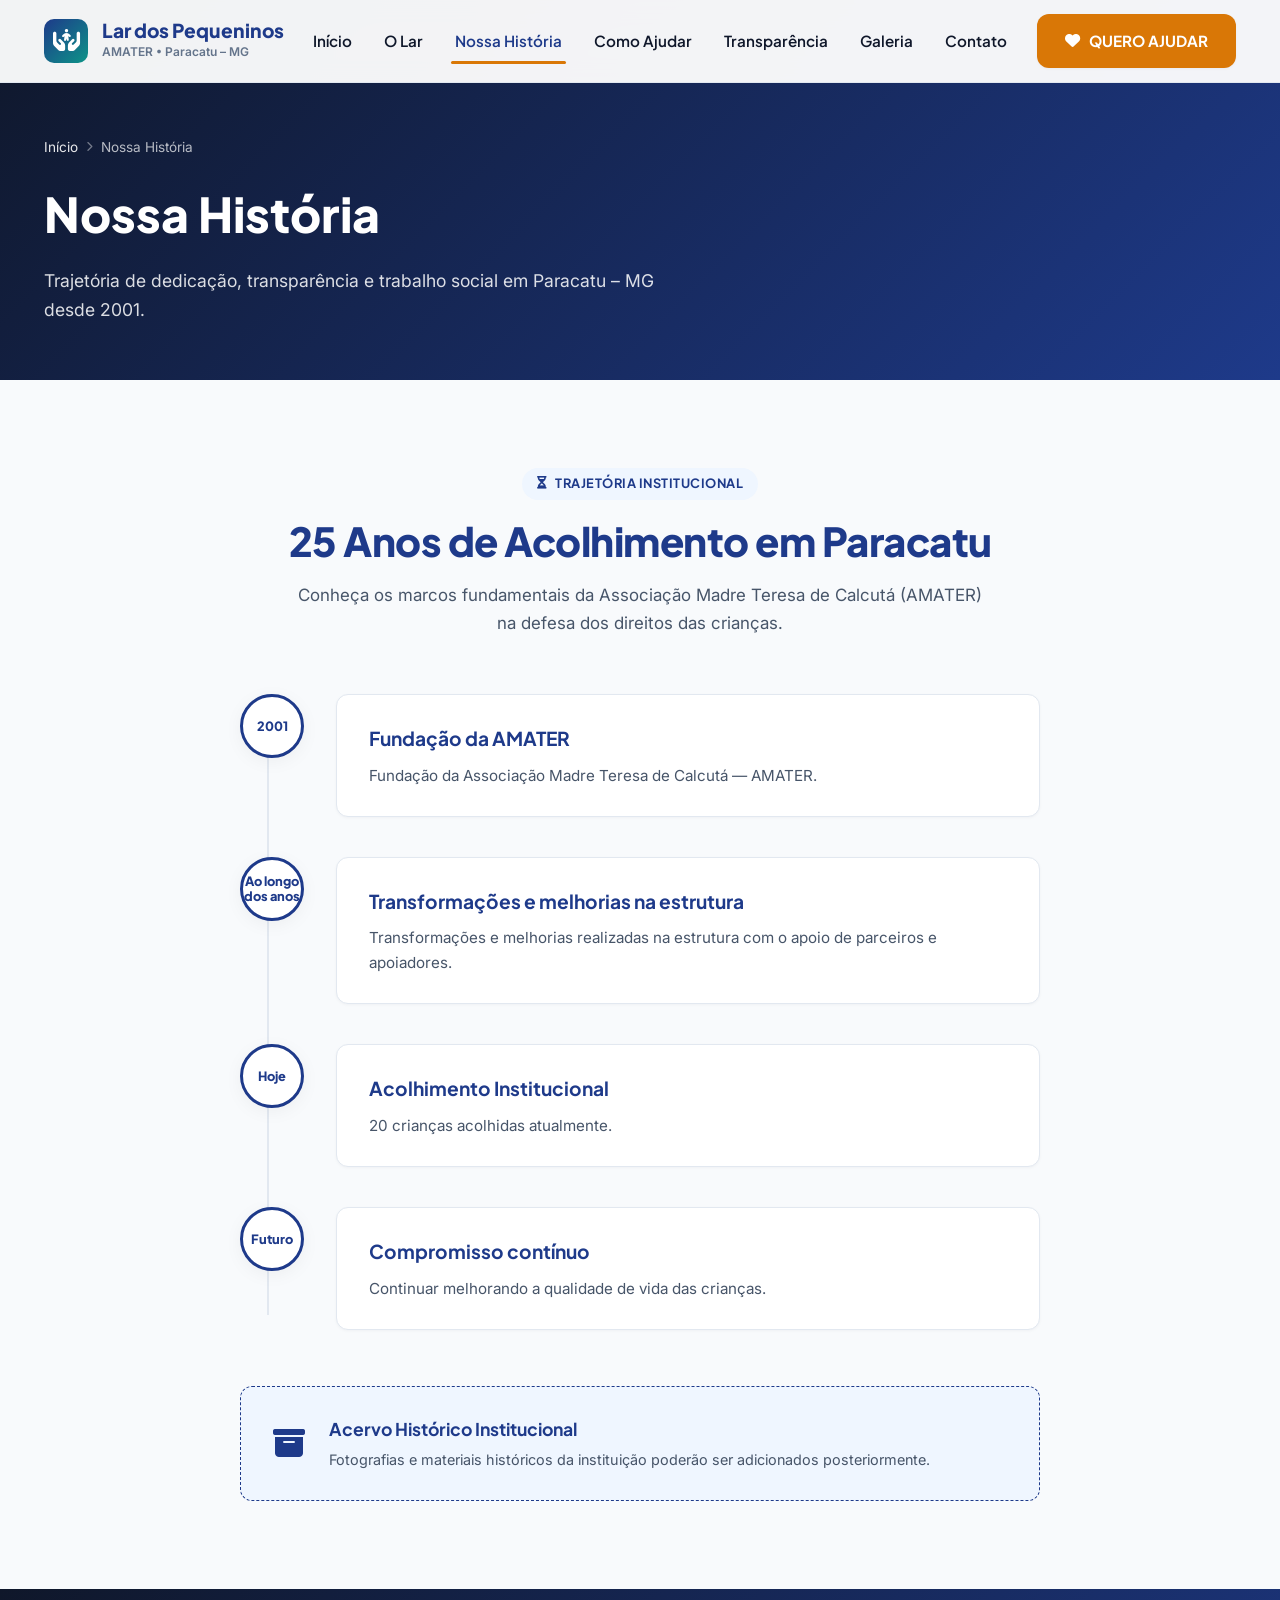
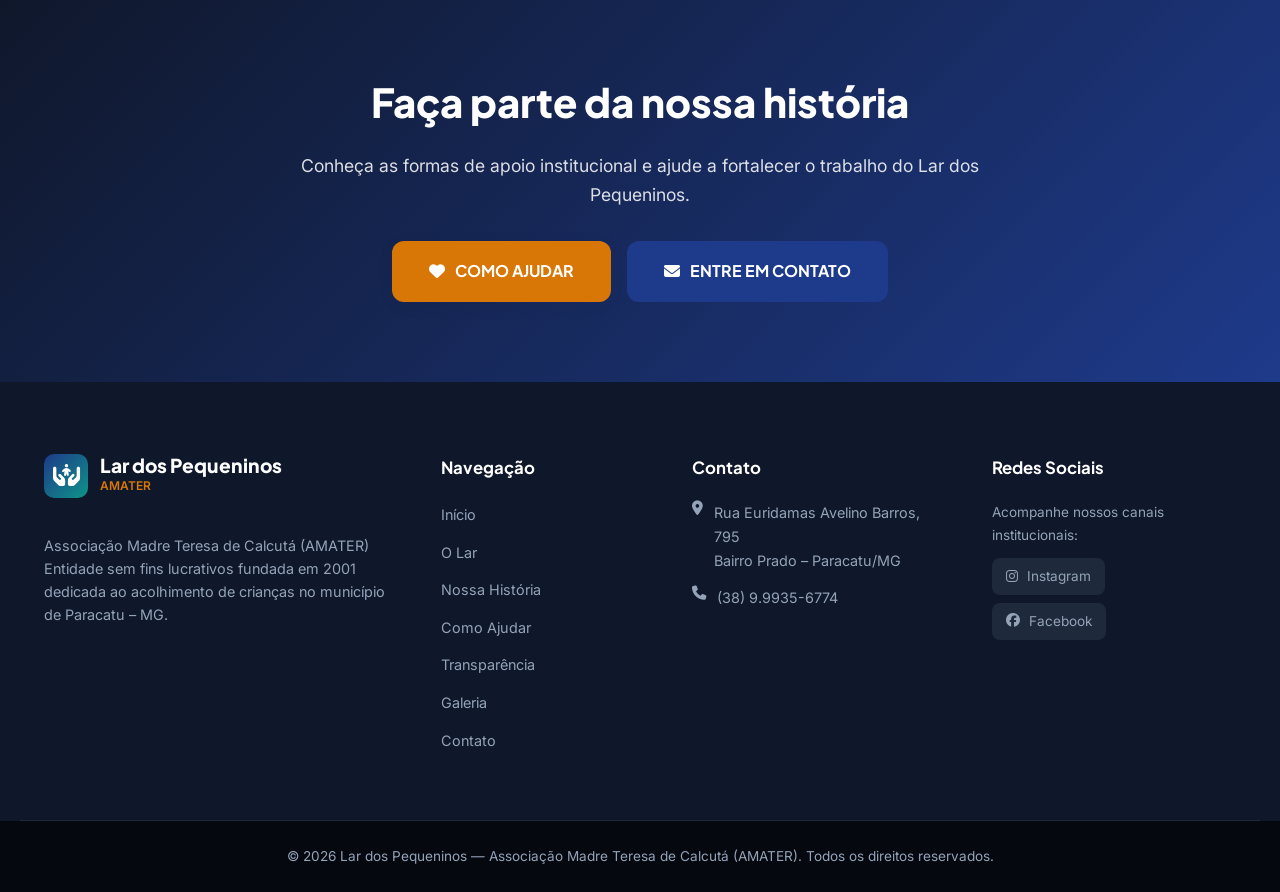
<file: nossa-historia.html>
<!DOCTYPE html>
<html lang="pt-BR">
<head>
    <meta charset="UTF-8">
    <meta name="viewport" content="width=device-width, initial-scale=1.0">
    <title>Nossa História | Lar dos Pequeninos - Paracatu / MG</title>
    <meta name="description" content="Conheça a trajetória institucional da AMATER e do Lar dos Pequeninos desde sua fundação em 2001 em Paracatu-MG.">
    <link rel="canonical" href="https://lardospequeninosparacatu.org.br/nossa-historia.html">
    
    <!-- Open Graph SEO -->
    <meta property="og:title" content="Nossa História | Lar dos Pequeninos">
    <meta property="og:description" content="Trajetória da Associação Madre Teresa de Calcutá e do Lar dos Pequeninos em Paracatu-MG.">
    <meta property="og:type" content="website">

    <!-- Google Fonts -->
    <link rel="preconnect" href="https://fonts.googleapis.com">
    <link rel="preconnect" href="https://fonts.gstatic.com" crossorigin>
    <link href="https://fonts.googleapis.com/css2?family=Inter:wght@400;500;600;700&family=Plus+Jakarta+Sans:wght@500;600;700;800&display=swap" rel="stylesheet">
    
    <!-- Font Awesome Icons -->
    <link rel="stylesheet" href="https://cdnjs.cloudflare.com/ajax/libs/font-awesome/6.4.0/css/all.min.css">
    
    <link rel="stylesheet" href="style.css">
</head>
<body>

    <!-- GLOBAL HEADER -->
    <header class="header-nav" id="header-nav">
        <div class="container header-container">
            <a href="index.html" class="brand-logo" aria-label="Lar dos Pequeninos Página Inicial">
                <div class="brand-symbol">
                    <i class="fa-solid fa-hands-holding-child"></i>
                </div>
                <div class="brand-info">
                    <span class="brand-name">Lar dos Pequeninos</span>
                    <span class="brand-sub">AMATER • Paracatu – MG</span>
                </div>
            </a>

            <nav class="nav-menu" id="nav-menu">
                <a href="index.html" class="nav-link">Início</a>
                <a href="o-lar.html" class="nav-link">O Lar</a>
                <a href="nossa-historia.html" class="nav-link active">Nossa História</a>
                <a href="como-ajudar.html" class="nav-link">Como Ajudar</a>
                <a href="transparencia.html" class="nav-link">Transparência</a>
                <a href="galeria.html" class="nav-link">Galeria</a>
                <a href="contato.html" class="nav-link">Contato</a>
            </nav>

            <div class="header-actions">
                <a href="como-ajudar.html" class="btn btn-primary btn-header shadow-subtle">
                    <i class="fa-solid fa-heart"></i> QUERO AJUDAR
                </a>
                <button class="mobile-toggle" id="mobile-toggle" aria-label="Abrir Menu de Navegação">
                    <i class="fa-solid fa-bars"></i>
                </button>
            </div>
        </div>
    </header>

    <!-- Mobile Navigation Drawer -->
    <div class="mobile-drawer" id="mobile-drawer">
        <div class="drawer-header">
            <div class="brand-logo">
                <div class="brand-symbol"><i class="fa-solid fa-hands-holding-child"></i></div>
                <span class="brand-name">Lar dos Pequeninos</span>
            </div>
            <button class="drawer-close" id="drawer-close" aria-label="Fechar Menu">&times;</button>
        </div>
        <div class="drawer-body">
            <a href="index.html" class="drawer-link">Início</a>
            <a href="o-lar.html" class="drawer-link">O Lar</a>
            <a href="nossa-historia.html" class="drawer-link">Nossa História</a>
            <a href="como-ajudar.html" class="drawer-link">Como Ajudar</a>
            <a href="transparencia.html" class="drawer-link">Transparência</a>
            <a href="galeria.html" class="drawer-link">Galeria</a>
            <a href="contato.html" class="drawer-link">Contato</a>
            <div class="drawer-footer">
                <a href="como-ajudar.html" class="btn btn-primary btn-block drawer-btn">
                    <i class="fa-solid fa-heart"></i> QUERO AJUDAR
                </a>
            </div>
        </div>
    </div>

    <!-- INTERNAL HERO BANNER -->
    <section class="internal-hero">
        <div class="container">
            <div class="breadcrumbs">
                <a href="index.html">Início</a> <i class="fa-solid fa-chevron-right"></i> <span>Nossa História</span>
            </div>
            <h1 class="internal-hero-title">Nossa História</h1>
            <p class="internal-hero-subtitle">Trajetória de dedicação, transparência e trabalho social em Paracatu – MG desde 2001.</p>
        </div>
    </section>

    <main>
        <!-- SEÇÃO: TIMELINE INSTITUCIONAL DETALHADA -->
        <section class="section section-history">
            <div class="container">
                <div class="section-header text-center">
                    <span class="section-tag"><i class="fa-solid fa-hourglass-half"></i> Trajetória Institucional</span>
                    <h2 class="section-title">25 Anos de Acolhimento em Paracatu</h2>
                    <p class="section-subtitle">
                        Conheça os marcos fundamentais da Associação Madre Teresa de Calcutá (AMATER) na defesa dos direitos das crianças.
                    </p>
                </div>

                <div class="timeline-minimal">
                    <div class="t-line"></div>

                    <div class="t-item">
                        <div class="t-year">2001</div>
                        <div class="t-body">
                            <h3>Fundação da AMATER</h3>
                            <p>Fundação da Associação Madre Teresa de Calcutá — AMATER.</p>
                        </div>
                    </div>

                    <div class="t-item">
                        <div class="t-year">Ao longo dos anos</div>
                        <div class="t-body">
                            <h3>Transformações e melhorias na estrutura</h3>
                            <p>Transformações e melhorias realizadas na estrutura com o apoio de parceiros e apoiadores.</p>
                        </div>
                    </div>

                    <div class="t-item">
                        <div class="t-year">Hoje</div>
                        <div class="t-body">
                            <h3>Acolhimento Institucional</h3>
                            <p>20 crianças acolhidas atualmente.</p>
                        </div>
                    </div>

                    <div class="t-item">
                        <div class="t-year">Futuro</div>
                        <div class="t-body">
                            <h3>Compromisso contínuo</h3>
                            <p>Continuar melhorando a qualidade de vida das crianças.</p>
                        </div>
                    </div>
                </div>

                <!-- ÁREA RESERVADA PARA FOTOS HISTÓRICAS FUTURAS -->
                <div class="history-archive-placeholder">
                    <i class="fa-solid fa-box-archive"></i>
                    <div>
                        <strong>Acervo Histórico Institucional</strong>
                        <p>Fotografias e materiais históricos da instituição poderão ser adicionados posteriormente.</p>
                    </div>
                </div>
            </div>
        </section>

        <!-- CTA FINAL -->
        <section class="section section-cta-final">
            <div class="container text-center">
                <div class="cta-banner-box">
                    <h2 class="cta-headline">Faça parte da nossa história</h2>
                    <p class="cta-paragraph">
                        Conheça as formas de apoio institucional e ajude a fortalecer o trabalho do Lar dos Pequeninos.
                    </p>
                    <div class="cta-btn-row">
                        <a href="como-ajudar.html" class="btn btn-primary btn-lg shadow-main">
                            <i class="fa-solid fa-heart"></i> COMO AJUDAR
                        </a>
                        <a href="contato.html" class="btn btn-secondary btn-lg">
                            <i class="fa-solid fa-envelope"></i> ENTRE EM CONTATO
                        </a>
                    </div>
                </div>
            </div>
        </section>
    </main>

    <!-- GLOBAL FOOTER -->
    <footer class="footer">
        <div class="container footer-4col-grid">
            <div class="footer-col brand-col">
                <div class="brand-logo footer-brand">
                    <div class="brand-symbol"><i class="fa-solid fa-hands-holding-child"></i></div>
                    <div class="brand-info">
                        <span class="brand-name text-white">Lar dos Pequeninos</span>
                        <span class="brand-sub text-gold">AMATER</span>
                    </div>
                </div>
                <p class="footer-about-text">
                    Associação Madre Teresa de Calcutá (AMATER)<br>
                    Entidade sem fins lucrativos fundada em 2001 dedicada ao acolhimento de crianças no município de Paracatu – MG.
                </p>
            </div>

            <div class="footer-col nav-col">
                <h4>Navegação</h4>
                <ul class="footer-nav-list">
                    <li><a href="index.html">Início</a></li>
                    <li><a href="o-lar.html">O Lar</a></li>
                    <li><a href="nossa-historia.html">Nossa História</a></li>
                    <li><a href="como-ajudar.html">Como Ajudar</a></li>
                    <li><a href="transparencia.html">Transparência</a></li>
                    <li><a href="galeria.html">Galeria</a></li>
                    <li><a href="contato.html">Contato</a></li>
                </ul>
            </div>

            <div class="footer-col contact-col">
                <h4>Contato</h4>
                <div class="footer-info-list">
                    <p><i class="fa-solid fa-location-dot"></i> Rua Euridamas Avelino Barros, 795<br>Bairro Prado – Paracatu/MG</p>
                    <p><i class="fa-solid fa-phone"></i> <a href="tel:+5538999356774">(38) 9.9935-6774</a></p>
                </div>
            </div>

            <div class="footer-col social-col">
                <h4>Redes Sociais</h4>
                <p class="social-note">Acompanhe nossos canais institucionais:</p>
                <div class="social-channel-buttons">
                    <span class="social-chip" title="Instagram institucional (Em breve)"><i class="fa-brands fa-instagram"></i> Instagram</span>
                    <span class="social-chip" title="Facebook institucional (Em breve)"><i class="fa-brands fa-facebook"></i> Facebook</span>
                </div>
            </div>
        </div>

        <div class="footer-bottom-bar">
            <div class="container text-center">
                <p>&copy; 2026 Lar dos Pequeninos — Associação Madre Teresa de Calcutá (AMATER). Todos os direitos reservados.</p>
            </div>
        </div>
    </footer>

    <script src="data.js"></script>
    <script src="app.js"></script>
</body>
</html>
</file>
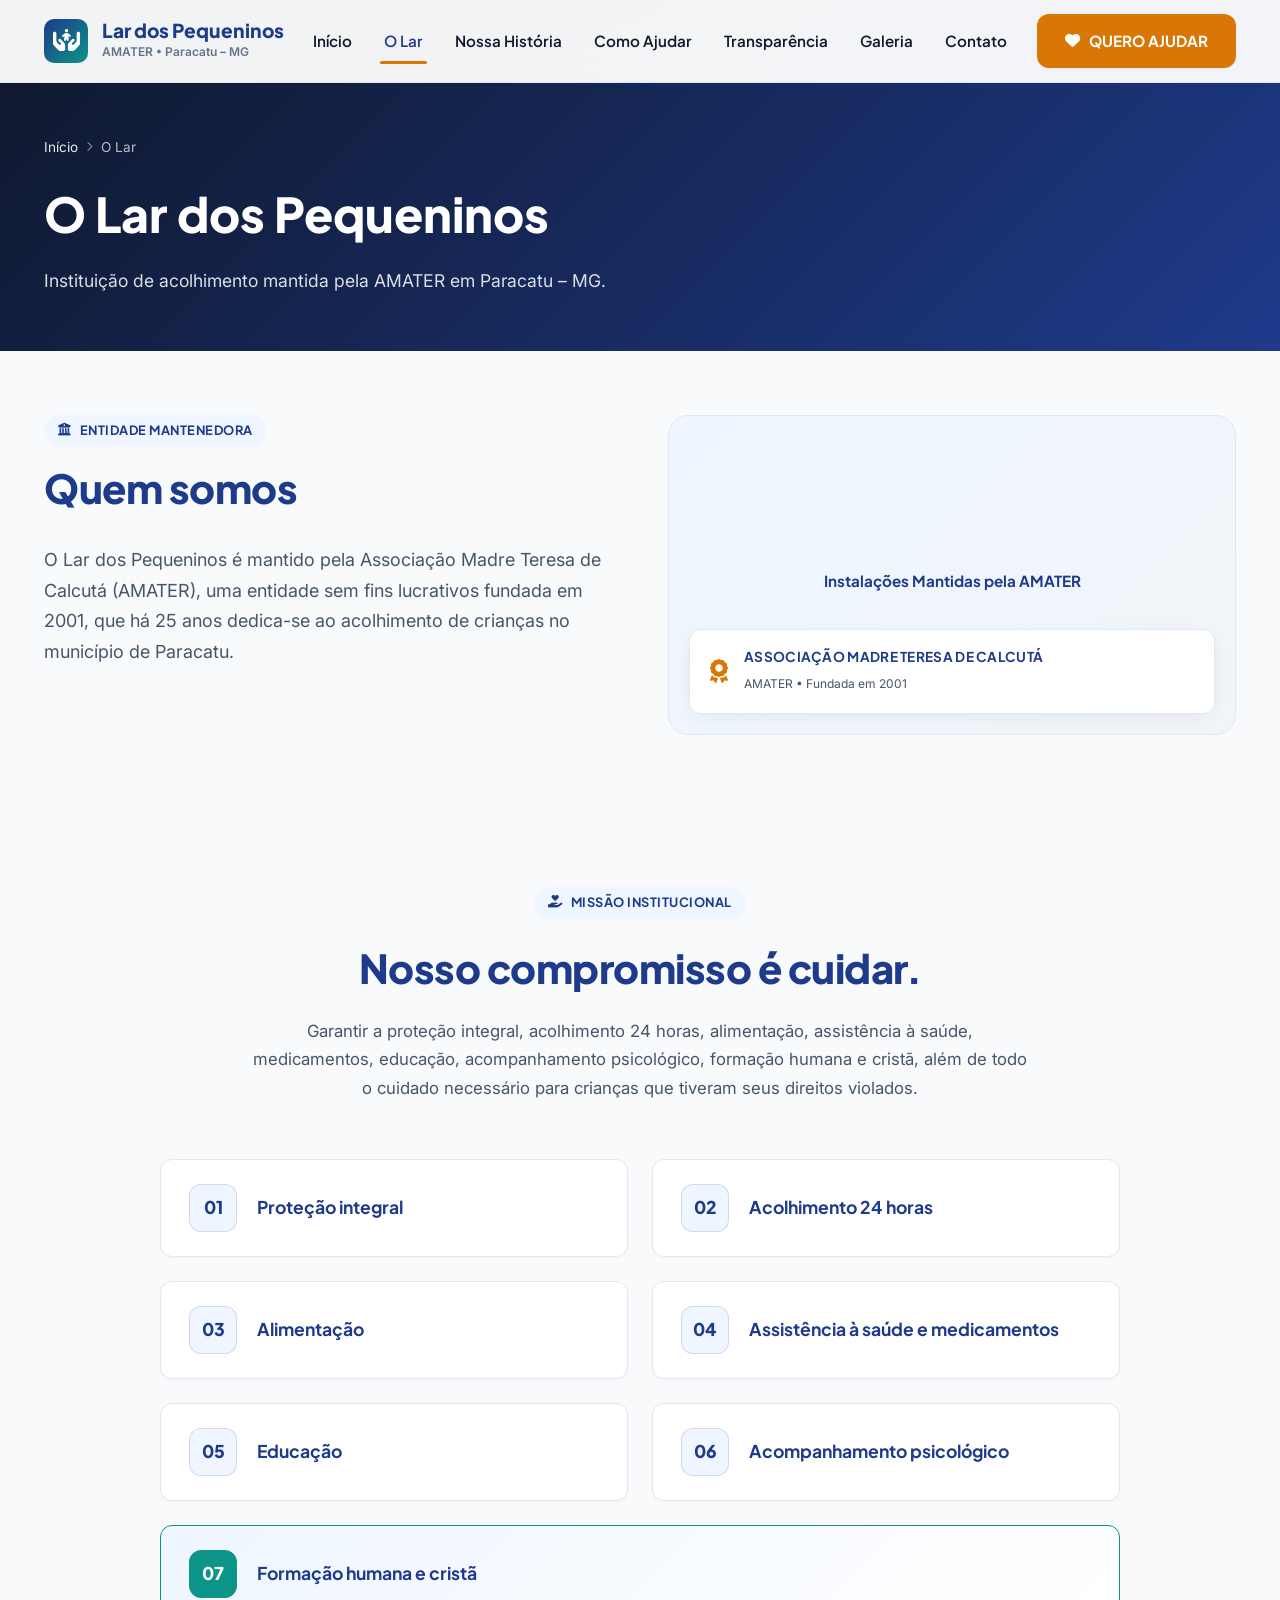
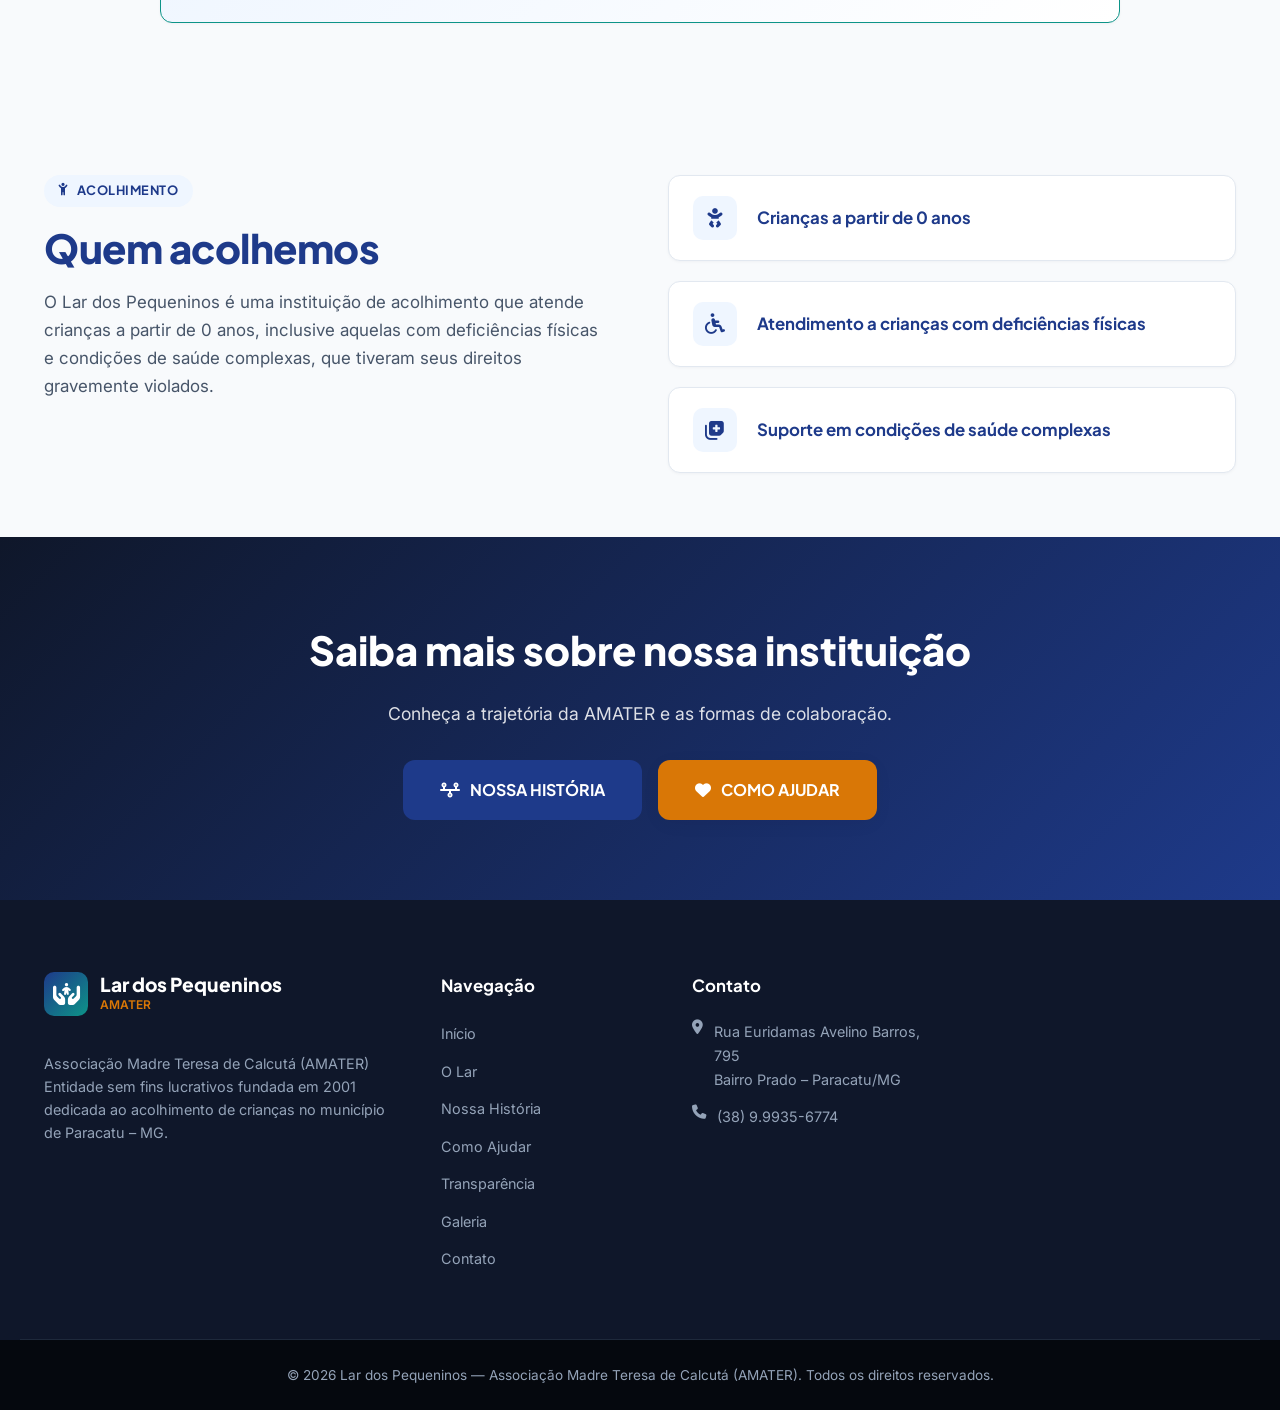
<file: o-lar.html>
<!DOCTYPE html>
<html lang="pt-BR">
<head>
    <meta charset="UTF-8">
    <meta name="viewport" content="width=device-width, initial-scale=1.0">
    <title>O Lar | Lar dos Pequeninos - Paracatu / MG</title>
    <meta name="description" content="Conheça a estrutura e o acolhimento oferecido pelo Lar dos Pequeninos (AMATER) em Paracatu-MG.">
    <link rel="canonical" href="https://lardospequeninosparacatu.org.br/o-lar.html">
    
    <!-- Open Graph SEO -->
    <meta property="og:title" content="O Lar | Lar dos Pequeninos">
    <meta property="og:description" content="Instituição de acolhimento mantida pela AMATER desde 2001 em Paracatu-MG.">
    <meta property="og:type" content="website">

    <!-- Google Fonts -->
    <link rel="preconnect" href="https://fonts.googleapis.com">
    <link rel="preconnect" href="https://fonts.gstatic.com" crossorigin>
    <link href="https://fonts.googleapis.com/css2?family=Inter:wght@400;500;600;700&family=Plus+Jakarta+Sans:wght@500;600;700;800&display=swap" rel="stylesheet">
    
    <!-- Font Awesome Icons -->
    <link rel="stylesheet" href="https://cdnjs.cloudflare.com/ajax/libs/font-awesome/6.4.0/css/all.min.css">
    
    <link rel="stylesheet" href="style.css">
</head>
<body>

    <!-- GLOBAL HEADER -->
    <header class="header-nav" id="header-nav">
        <div class="container header-container">
            <a href="index.html" class="brand-logo" aria-label="Lar dos Pequeninos Página Inicial">
                <div class="brand-symbol">
                    <i class="fa-solid fa-hands-holding-child"></i>
                </div>
                <div class="brand-info">
                    <span class="brand-name">Lar dos Pequeninos</span>
                    <span class="brand-sub">AMATER • Paracatu – MG</span>
                </div>
            </a>

            <nav class="nav-menu" id="nav-menu">
                <a href="index.html" class="nav-link">Início</a>
                <a href="o-lar.html" class="nav-link active">O Lar</a>
                <a href="nossa-historia.html" class="nav-link">Nossa História</a>
                <a href="como-ajudar.html" class="nav-link">Como Ajudar</a>
                <a href="transparencia.html" class="nav-link">Transparência</a>
                <a href="galeria.html" class="nav-link">Galeria</a>
                <a href="contato.html" class="nav-link">Contato</a>
            </nav>

            <div class="header-actions">
                <a href="como-ajudar.html" class="btn btn-primary btn-header shadow-subtle">
                    <i class="fa-solid fa-heart"></i> QUERO AJUDAR
                </a>
                <button class="mobile-toggle" id="mobile-toggle" aria-label="Abrir Menu de Navegação">
                    <i class="fa-solid fa-bars"></i>
                </button>
            </div>
        </div>
    </header>

    <!-- Mobile Navigation Drawer -->
    <div class="mobile-drawer" id="mobile-drawer">
        <div class="drawer-header">
            <div class="brand-logo">
                <div class="brand-symbol"><i class="fa-solid fa-hands-holding-child"></i></div>
                <span class="brand-name">Lar dos Pequeninos</span>
            </div>
            <button class="drawer-close" id="drawer-close" aria-label="Fechar Menu">&times;</button>
        </div>
        <div class="drawer-body">
            <a href="index.html" class="drawer-link">Início</a>
            <a href="o-lar.html" class="drawer-link">O Lar</a>
            <a href="nossa-historia.html" class="drawer-link">Nossa História</a>
            <a href="como-ajudar.html" class="drawer-link">Como Ajudar</a>
            <a href="transparencia.html" class="drawer-link">Transparência</a>
            <a href="galeria.html" class="drawer-link">Galeria</a>
            <a href="contato.html" class="drawer-link">Contato</a>
            <div class="drawer-footer">
                <a href="como-ajudar.html" class="btn btn-primary btn-block drawer-btn">
                    <i class="fa-solid fa-heart"></i> QUERO AJUDAR
                </a>
            </div>
        </div>
    </div>

    <!-- INTERNAL HERO BANNER -->
    <section class="internal-hero">
        <div class="container">
            <div class="breadcrumbs">
                <a href="index.html">Início</a> <i class="fa-solid fa-chevron-right"></i> <span>O Lar</span>
            </div>
            <h1 class="internal-hero-title">O Lar dos Pequeninos</h1>
            <p class="internal-hero-subtitle">Instituição de acolhimento mantida pela AMATER em Paracatu – MG.</p>
        </div>
    </section>

    <main>
        <!-- SEÇÃO: QUEM SOMOS -->
        <section class="section section-about">
            <div class="container about-editorial">
                <div class="about-text-col">
                    <span class="section-tag"><i class="fa-solid fa-building-columns"></i> Entidade Mantenedora</span>
                    <h2 class="section-title">Quem somos</h2>
                    <p class="about-lead">
                        O Lar dos Pequeninos é mantido pela Associação Madre Teresa de Calcutá (AMATER), uma entidade sem fins lucrativos fundada em 2001, que há 25 anos dedica-se ao acolhimento de crianças no município de Paracatu.
                    </p>
                </div>

                <div class="about-visual-col">
                    <div class="editorial-image-frame">
                        <div class="editorial-image-placeholder">
                            <i class="fa-solid fa-house-chimney-heart"></i>
                            <span>Instalações Mantidas pela AMATER</span>
                        </div>
                        <div class="amater-official-seal">
                            <i class="fa-solid fa-award"></i>
                            <div>
                                <strong>ASSOCIAÇÃO MADRE TERESA DE CALCUTÁ</strong>
                                <span>AMATER • Fundada em 2001</span>
                            </div>
                        </div>
                    </div>
                </div>
            </div>
        </section>

        <!-- SEÇÃO: NOSSO COMPROMISSO É CUIDAR -->
        <section class="section section-mission">
            <div class="container">
                <div class="mission-editorial-header">
                    <span class="section-tag"><i class="fa-solid fa-hand-holding-heart"></i> Missão Institucional</span>
                    <h2 class="mission-headline">Nosso compromisso é cuidar.</h2>
                    <p class="mission-description">
                        Garantir a proteção integral, acolhimento 24 horas, alimentação, assistência à saúde, medicamentos, educação, acompanhamento psicológico, formação humana e cristã, além de todo o cuidado necessário para crianças que tiveram seus direitos violados.
                    </p>
                </div>

                <div class="mission-pillars-layout">
                    <div class="pillar-row">
                        <div class="pillar-block">
                            <div class="pillar-num">01</div>
                            <div class="pillar-details">
                                <h3>Proteção integral</h3>
                            </div>
                        </div>

                        <div class="pillar-block">
                            <div class="pillar-num">02</div>
                            <div class="pillar-details">
                                <h3>Acolhimento 24 horas</h3>
                            </div>
                        </div>
                    </div>

                    <div class="pillar-row">
                        <div class="pillar-block">
                            <div class="pillar-num">03</div>
                            <div class="pillar-details">
                                <h3>Alimentação</h3>
                            </div>
                        </div>

                        <div class="pillar-block">
                            <div class="pillar-num">04</div>
                            <div class="pillar-details">
                                <h3>Assistência à saúde e medicamentos</h3>
                            </div>
                        </div>
                    </div>

                    <div class="pillar-row">
                        <div class="pillar-block">
                            <div class="pillar-num">05</div>
                            <div class="pillar-details">
                                <h3>Educação</h3>
                            </div>
                        </div>

                        <div class="pillar-block">
                            <div class="pillar-num">06</div>
                            <div class="pillar-details">
                                <h3>Acompanhamento psicológico</h3>
                            </div>
                        </div>
                    </div>

                    <div class="pillar-row pillar-row-single">
                        <div class="pillar-block pillar-featured">
                            <div class="pillar-num">07</div>
                            <div class="pillar-details">
                                <h3>Formação humana e cristã</h3>
                            </div>
                        </div>
                    </div>
                </div>
            </div>
        </section>

        <!-- SEÇÃO: QUEM ACOLHEMOS -->
        <section class="section section-lar">
            <div class="container lar-editorial">
                <div class="lar-text-col">
                    <span class="section-tag"><i class="fa-solid fa-child-reaching"></i> Acolhimento</span>
                    <h2 class="section-title">Quem acolhemos</h2>
                    <p class="section-text">
                        O Lar dos Pequeninos é uma instituição de acolhimento que atende crianças a partir de 0 anos, inclusive aquelas com deficiências físicas e condições de saúde complexas, que tiveram seus direitos gravemente violados.
                    </p>
                </div>

                <div class="lar-features-col">
                    <div class="lar-feature-item">
                        <div class="feature-icon"><i class="fa-solid fa-baby"></i></div>
                        <div>
                            <h4>Crianças a partir de 0 anos</h4>
                        </div>
                    </div>

                    <div class="lar-feature-item">
                        <div class="feature-icon"><i class="fa-solid fa-wheelchair"></i></div>
                        <div>
                            <h4>Atendimento a crianças com deficiências físicas</h4>
                        </div>
                    </div>

                    <div class="lar-feature-item">
                        <div class="feature-icon"><i class="fa-solid fa-notes-medical"></i></div>
                        <div>
                            <h4>Suporte em condições de saúde complexas</h4>
                        </div>
                    </div>
                </div>
            </div>
        </section>

        <!-- CTA FINAL -->
        <section class="section section-cta-final">
            <div class="container text-center">
                <div class="cta-banner-box">
                    <h2 class="cta-headline">Saiba mais sobre nossa instituição</h2>
                    <p class="cta-paragraph">
                        Conheça a trajetória da AMATER e as formas de colaboração.
                    </p>
                    <div class="cta-btn-row">
                        <a href="nossa-historia.html" class="btn btn-secondary btn-lg">
                            <i class="fa-solid fa-timeline"></i> NOSSA HISTÓRIA
                        </a>
                        <a href="como-ajudar.html" class="btn btn-primary btn-lg shadow-main">
                            <i class="fa-solid fa-heart"></i> COMO AJUDAR
                        </a>
                    </div>
                </div>
            </div>
        </section>
    </main>

    <!-- GLOBAL FOOTER -->
    <footer class="footer">
        <div class="container footer-4col-grid">
            <div class="footer-col brand-col">
                <div class="brand-logo footer-brand">
                    <div class="brand-symbol"><i class="fa-solid fa-hands-holding-child"></i></div>
                    <div class="brand-info">
                        <span class="brand-name text-white">Lar dos Pequeninos</span>
                        <span class="brand-sub text-gold">AMATER</span>
                    </div>
                </div>
                <p class="footer-about-text">
                    Associação Madre Teresa de Calcutá (AMATER)<br>
                    Entidade sem fins lucrativos fundada em 2001 dedicada ao acolhimento de crianças no município de Paracatu – MG.
                </p>
            </div>

            <div class="footer-col nav-col">
                <h4>Navegação</h4>
                <ul class="footer-nav-list">
                    <li><a href="index.html">Início</a></li>
                    <li><a href="o-lar.html">O Lar</a></li>
                    <li><a href="nossa-historia.html">Nossa História</a></li>
                    <li><a href="como-ajudar.html">Como Ajudar</a></li>
                    <li><a href="transparencia.html">Transparência</a></li>
                    <li><a href="galeria.html">Galeria</a></li>
                    <li><a href="contato.html">Contato</a></li>
                </ul>
            </div>

            <div class="footer-col contact-col">
                <h4>Contato</h4>
                <div class="footer-info-list">
                    <p><i class="fa-solid fa-location-dot"></i> Rua Euridamas Avelino Barros, 795<br>Bairro Prado – Paracatu/MG</p>
                    <p><i class="fa-solid fa-phone"></i> <a href="tel:+5538999356774">(38) 9.9935-6774</a></p>
                </div>
            </div>

            <div class="footer-col social-col" id="footer-social-block" style="display: none;">
                <h4>Redes Sociais</h4>
                <div class="social-channel-buttons" id="social-buttons-container"></div>
            </div>
        </div>

        <div class="footer-bottom-bar">
            <div class="container text-center">
                <p>&copy; 2026 Lar dos Pequeninos — Associação Madre Teresa de Calcutá (AMATER). Todos os direitos reservados.</p>
            </div>
        </div>
    </footer>

    <script src="data.js"></script>
    <script src="app.js"></script>
</body>
</html>
</file>
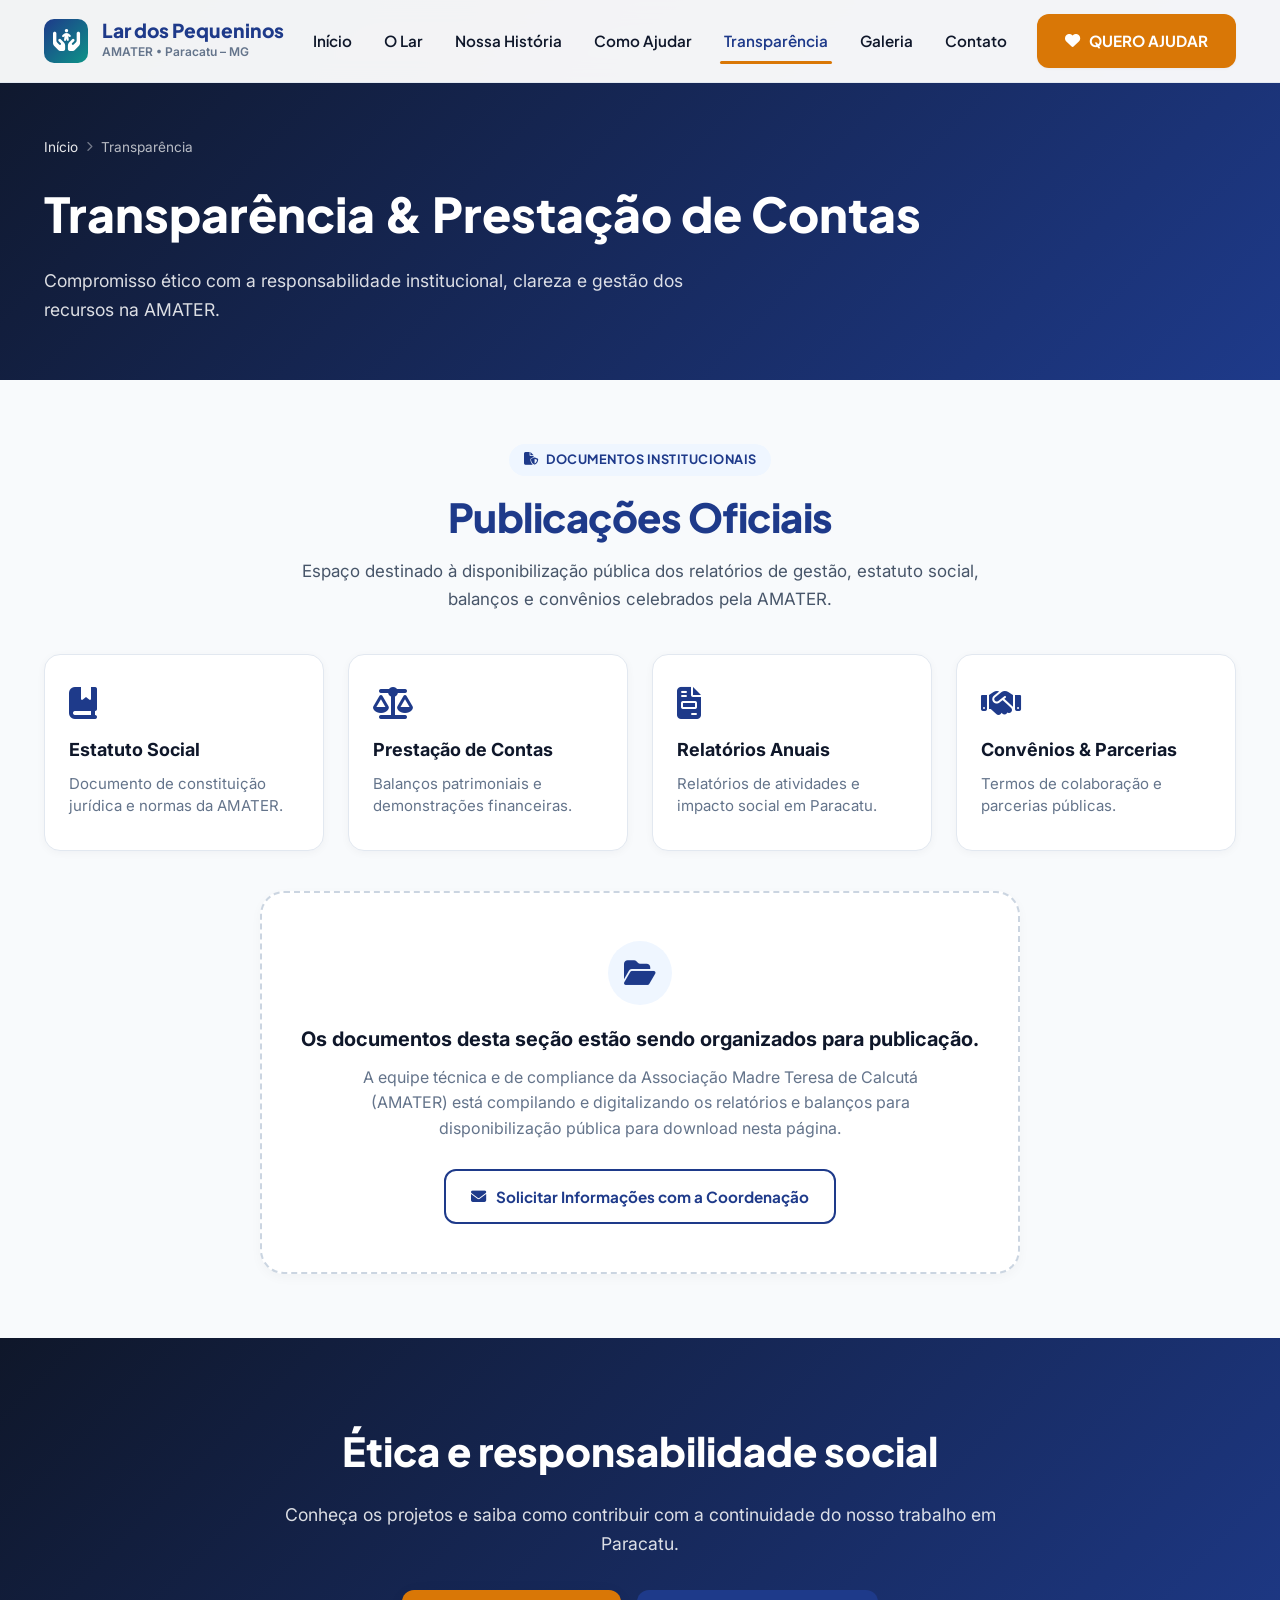
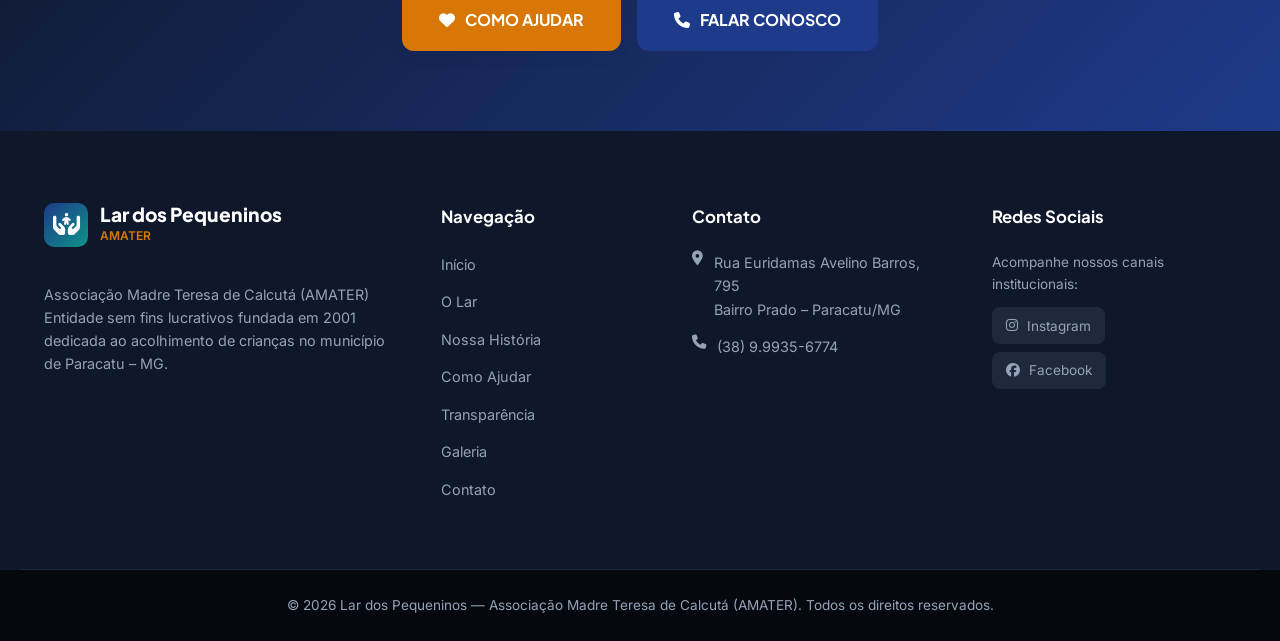
<file: transparencia.html>
<!DOCTYPE html>
<html lang="pt-BR">
<head>
    <meta charset="UTF-8">
    <meta name="viewport" content="width=device-width, initial-scale=1.0">
    <title>Transparência | Lar dos Pequeninos - Paracatu / MG</title>
    <meta name="description" content="Portal de Transparência e Prestação de Contas da Associação Madre Teresa de Calcutá (AMATER) em Paracatu-MG.">
    <link rel="canonical" href="https://lardospequeninosparacatu.org.br/transparencia.html">
    
    <!-- Open Graph SEO -->
    <meta property="og:title" content="Transparência | Lar dos Pequeninos">
    <meta property="og:description" content="Prestação de contas e transparência institucional da AMATER em Paracatu-MG.">
    <meta property="og:type" content="website">

    <!-- Google Fonts -->
    <link rel="preconnect" href="https://fonts.googleapis.com">
    <link rel="preconnect" href="https://fonts.gstatic.com" crossorigin>
    <link href="https://fonts.googleapis.com/css2?family=Inter:wght@400;500;600;700&family=Plus+Jakarta+Sans:wght@500;600;700;800&display=swap" rel="stylesheet">
    
    <!-- Font Awesome Icons -->
    <link rel="stylesheet" href="https://cdnjs.cloudflare.com/ajax/libs/font-awesome/6.4.0/css/all.min.css">
    
    <link rel="stylesheet" href="style.css">
</head>
<body>

    <!-- GLOBAL HEADER -->
    <header class="header-nav" id="header-nav">
        <div class="container header-container">
            <a href="index.html" class="brand-logo" aria-label="Lar dos Pequeninos Página Inicial">
                <div class="brand-symbol">
                    <i class="fa-solid fa-hands-holding-child"></i>
                </div>
                <div class="brand-info">
                    <span class="brand-name">Lar dos Pequeninos</span>
                    <span class="brand-sub">AMATER • Paracatu – MG</span>
                </div>
            </a>

            <nav class="nav-menu" id="nav-menu">
                <a href="index.html" class="nav-link">Início</a>
                <a href="o-lar.html" class="nav-link">O Lar</a>
                <a href="nossa-historia.html" class="nav-link">Nossa História</a>
                <a href="como-ajudar.html" class="nav-link">Como Ajudar</a>
                <a href="transparencia.html" class="nav-link active">Transparência</a>
                <a href="galeria.html" class="nav-link">Galeria</a>
                <a href="contato.html" class="nav-link">Contato</a>
            </nav>

            <div class="header-actions">
                <a href="como-ajudar.html" class="btn btn-primary btn-header shadow-subtle">
                    <i class="fa-solid fa-heart"></i> QUERO AJUDAR
                </a>
                <button class="mobile-toggle" id="mobile-toggle" aria-label="Abrir Menu de Navegação">
                    <i class="fa-solid fa-bars"></i>
                </button>
            </div>
        </div>
    </header>

    <!-- Mobile Navigation Drawer -->
    <div class="mobile-drawer" id="mobile-drawer">
        <div class="drawer-header">
            <div class="brand-logo">
                <div class="brand-symbol"><i class="fa-solid fa-hands-holding-child"></i></div>
                <span class="brand-name">Lar dos Pequeninos</span>
            </div>
            <button class="drawer-close" id="drawer-close" aria-label="Fechar Menu">&times;</button>
        </div>
        <div class="drawer-body">
            <a href="index.html" class="drawer-link">Início</a>
            <a href="o-lar.html" class="drawer-link">O Lar</a>
            <a href="nossa-historia.html" class="drawer-link">Nossa História</a>
            <a href="como-ajudar.html" class="drawer-link">Como Ajudar</a>
            <a href="transparencia.html" class="drawer-link">Transparência</a>
            <a href="galeria.html" class="drawer-link">Galeria</a>
            <a href="contato.html" class="drawer-link">Contato</a>
            <div class="drawer-footer">
                <a href="como-ajudar.html" class="btn btn-primary btn-block drawer-btn">
                    <i class="fa-solid fa-heart"></i> QUERO AJUDAR
                </a>
            </div>
        </div>
    </div>

    <!-- INTERNAL HERO BANNER -->
    <section class="internal-hero">
        <div class="container">
            <div class="breadcrumbs">
                <a href="index.html">Início</a> <i class="fa-solid fa-chevron-right"></i> <span>Transparência</span>
            </div>
            <h1 class="internal-hero-title">Transparência & Prestação de Contas</h1>
            <p class="internal-hero-subtitle">Compromisso ético com a responsabilidade institucional, clareza e gestão dos recursos na AMATER.</p>
        </div>
    </section>

    <main>
        <!-- SEÇÃO: PORTAL DE DOCUMENTOS -->
        <section class="section section-transparency-page">
            <div class="container">
                <div class="section-header text-center">
                    <span class="section-tag"><i class="fa-solid fa-file-shield"></i> Documentos Institucionais</span>
                    <h2 class="section-title">Publicações Oficiais</h2>
                    <p class="section-subtitle">
                        Espaço destinado à disponibilização pública dos relatórios de gestão, estatuto social, balanços e convênios celebrados pela AMATER.
                    </p>
                </div>

                <!-- CATEGORIAS DE DOCUMENTOS -->
                <div class="document-categories-grid">
                    <div class="doc-cat-card">
                        <i class="fa-solid fa-book-bookmark"></i>
                        <h4>Estatuto Social</h4>
                        <p>Documento de constituição jurídica e normas da AMATER.</p>
                    </div>

                    <div class="doc-cat-card">
                        <i class="fa-solid fa-scale-balanced"></i>
                        <h4>Prestação de Contas</h4>
                        <p>Balanços patrimoniais e demonstrações financeiras.</p>
                    </div>

                    <div class="doc-cat-card">
                        <i class="fa-solid fa-file-invoice"></i>
                        <h4>Relatórios Anuais</h4>
                        <p>Relatórios de atividades e impacto social em Paracatu.</p>
                    </div>

                    <div class="doc-cat-card">
                        <i class="fa-solid fa-handshake"></i>
                        <h4>Convênios & Parcerias</h4>
                        <p>Termos de colaboração e parcerias públicas.</p>
                    </div>
                </div>

                <!-- ESTADO DE DOCUMENTOS EM ORGANIZAÇÃO -->
                <div class="documents-empty-state">
                    <div class="empty-state-card">
                        <div class="empty-icon"><i class="fa-solid fa-folder-open"></i></div>
                        <h3>Os documentos desta seção estão sendo organizados para publicação.</h3>
                        <p>
                            A equipe técnica e de compliance da Associação Madre Teresa de Calcutá (AMATER) está compilando e digitalizando os relatórios e balanços para disponibilização pública para download nesta página.
                        </p>
                        <div class="empty-action">
                            <a href="contato.html" class="btn btn-outline">
                                <i class="fa-solid fa-envelope"></i> Solicitar Informações com a Coordenação
                            </a>
                        </div>
                    </div>
                </div>
            </div>
        </section>

        <!-- CTA FINAL -->
        <section class="section section-cta-final">
            <div class="container text-center">
                <div class="cta-banner-box">
                    <h2 class="cta-headline">Ética e responsabilidade social</h2>
                    <p class="cta-paragraph">
                        Conheça os projetos e saiba como contribuir com a continuidade do nosso trabalho em Paracatu.
                    </p>
                    <div class="cta-btn-row">
                        <a href="como-ajudar.html" class="btn btn-primary btn-lg shadow-main">
                            <i class="fa-solid fa-heart"></i> COMO AJUDAR
                        </a>
                        <a href="contato.html" class="btn btn-secondary btn-lg">
                            <i class="fa-solid fa-phone"></i> FALAR CONOSCO
                        </a>
                    </div>
                </div>
            </div>
        </section>
    </main>

    <!-- GLOBAL FOOTER -->
    <footer class="footer">
        <div class="container footer-4col-grid">
            <div class="footer-col brand-col">
                <div class="brand-logo footer-brand">
                    <div class="brand-symbol"><i class="fa-solid fa-hands-holding-child"></i></div>
                    <div class="brand-info">
                        <span class="brand-name text-white">Lar dos Pequeninos</span>
                        <span class="brand-sub text-gold">AMATER</span>
                    </div>
                </div>
                <p class="footer-about-text">
                    Associação Madre Teresa de Calcutá (AMATER)<br>
                    Entidade sem fins lucrativos fundada em 2001 dedicada ao acolhimento de crianças no município de Paracatu – MG.
                </p>
            </div>

            <div class="footer-col nav-col">
                <h4>Navegação</h4>
                <ul class="footer-nav-list">
                    <li><a href="index.html">Início</a></li>
                    <li><a href="o-lar.html">O Lar</a></li>
                    <li><a href="nossa-historia.html">Nossa História</a></li>
                    <li><a href="como-ajudar.html">Como Ajudar</a></li>
                    <li><a href="transparencia.html">Transparência</a></li>
                    <li><a href="galeria.html">Galeria</a></li>
                    <li><a href="contato.html">Contato</a></li>
                </ul>
            </div>

            <div class="footer-col contact-col">
                <h4>Contato</h4>
                <div class="footer-info-list">
                    <p><i class="fa-solid fa-location-dot"></i> Rua Euridamas Avelino Barros, 795<br>Bairro Prado – Paracatu/MG</p>
                    <p><i class="fa-solid fa-phone"></i> <a href="tel:+5538999356774">(38) 9.9935-6774</a></p>
                </div>
            </div>

            <div class="footer-col social-col">
                <h4>Redes Sociais</h4>
                <p class="social-note">Acompanhe nossos canais institucionais:</p>
                <div class="social-channel-buttons">
                    <span class="social-chip" title="Instagram institucional (Em breve)"><i class="fa-brands fa-instagram"></i> Instagram</span>
                    <span class="social-chip" title="Facebook institucional (Em breve)"><i class="fa-brands fa-facebook"></i> Facebook</span>
                </div>
            </div>
        </div>

        <div class="footer-bottom-bar">
            <div class="container text-center">
                <p>&copy; 2026 Lar dos Pequeninos — Associação Madre Teresa de Calcutá (AMATER). Todos os direitos reservados.</p>
            </div>
        </div>
    </footer>

    <script src="data.js"></script>
    <script src="app.js"></script>
</body>
</html>
</file>
<file: style.css>
/* ==========================================================================
   DESIGN SYSTEM V4 — LAR DOS PEQUENINOS (AMATER — PARACATU / MG)
   Restauração Integral do Design System e Suporte a Todos os Componentes
   ========================================================================== */

:root {
    /* Centralized Digital Color System Derived from Official Brand Logo */
    --color-primary: #1E3A8A;           /* Deep Institutional Blue (70-80% Dominant) */
    --color-primary-dark: #0F172A;      /* Slate Navy for Headings & Hero */
    --color-primary-light: #EFF6FF;     /* Soft Blue Tint for Badges & Backgrounds */

    --color-secondary: #0D9488;         /* Emerald / Hope Green (15-20% Secondary) */
    --color-secondary-dark: #046C4E;    /* Dark Emerald for Hover & Accent Text */
    --color-secondary-light: #CCFBF1;   /* Soft Emerald Background Tint */

    --color-accent: #D97706;            /* Warm Solar Amber/Gold (5-10% Destaque/CTA) */
    --color-accent-soft: #FEF3C7;       /* Soft Amber Tint for Status Badges */

    --color-success: #059669;           /* Validation & Success Green */

    --color-background: #F8FAFC;        /* Body Neutral Off-white */
    --color-surface: #FFFFFF;           /* Card & Surface Clean White */

    --color-text: #0F172A;              /* High-Contrast Main Body Text (WCAG AAA) */
    --color-text-secondary: #475569;    /* Muted Secondary Text */

    --color-border: #E2E8F0;            /* Crisp Border & Divider Lines */

    /* Alias Mappings para Compatibilidade das Classes Utilitárias */
    --color-gold: var(--color-accent);
    --color-gold-hover: #B45309;
    --color-gold-light: var(--color-accent-soft);

    --color-green: var(--color-secondary);
    --color-green-light: var(--color-secondary-light);

    --color-bg-body: var(--color-background);
    --color-bg-card: var(--color-surface);
    --color-bg-alt: #F1F5F9;

    --color-text-main: var(--color-text);
    --color-text-muted: var(--color-text-secondary);
    --color-text-light: #64748B;

    /* Tipografia Fluida Editorial via clamp() */
    --font-heading: 'Plus Jakarta Sans', system-ui, -apple-system, sans-serif;
    --font-body: 'Inter', system-ui, -apple-system, sans-serif;

    --font-size-h1: clamp(2.2rem, 3.8vw + 1rem, 3.6rem);
    --font-size-h2: clamp(1.75rem, 2.4vw + 1rem, 2.5rem);
    --font-size-h3: clamp(1.2rem, 1.4vw + 0.5rem, 1.5rem);
    --font-size-body: clamp(0.98rem, 0.2vw + 0.9rem, 1.1rem);

    /* Raios de Borda e Espaçamentos Regulares */
    --radius-sm: 8px;
    --radius-md: 12px;
    --radius-lg: 20px;
    --radius-full: 9999px;

    /* Sombras Institucionais Elegantes */
    --shadow-subtle: 0 1px 3px rgba(15, 23, 42, 0.04);
    --shadow-main: 0 4px 20px -2px rgba(15, 23, 42, 0.06);
    --shadow-lg: 0 12px 32px -4px rgba(15, 23, 42, 0.08);

    /* Transições Micro-interativas */
    --transition: all 0.25s cubic-bezier(0.4, 0, 0.2, 1);
}

/* Reset de Base e Regras Globais */
*, *::before, *::after {
    margin: 0;
    padding: 0;
    box-sizing: border-box;
}

html {
    scroll-behavior: smooth;
    font-size: 16px;
    -webkit-text-size-adjust: 100%;
}

body {
    font-family: var(--font-body);
    background-color: var(--color-background);
    color: var(--color-text);
    line-height: 1.65;
    font-size: var(--font-size-body);
    overflow-x: hidden;
}

/* Foco Visível para Acessibilidade WCAG */
a:focus-visible, button:focus-visible, input:focus-visible, select:focus-visible, textarea:focus-visible {
    outline: 3px solid var(--color-accent);
    outline-offset: 2px;
}

a {
    color: inherit;
    text-decoration: none;
    transition: var(--transition);
}

ul { list-style: none; }

img {
    max-width: 100%;
    height: auto;
    display: block;
}

.container {
    width: 100%;
    max-width: 1240px;
    margin: 0 auto;
    padding: 0 1.5rem;
}

.text-center { text-align: center; }
.text-white { color: #FFFFFF !important; }
.text-gold { color: var(--color-accent) !important; }
.text-green { color: var(--color-secondary) !important; }
.text-light { color: #E2E8F0 !important; }

/* Botões Institucionais */
.btn {
    display: inline-flex;
    align-items: center;
    justify-content: center;
    gap: 0.6rem;
    font-family: var(--font-heading);
    font-weight: 700;
    font-size: 0.95rem;
    padding: 0.8rem 1.6rem;
    border-radius: var(--radius-md);
    border: 2px solid transparent;
    cursor: pointer;
    transition: var(--transition);
    white-space: nowrap;
}

.btn-primary {
    background-color: var(--color-accent);
    color: #FFFFFF;
}
.btn-primary:hover {
    background-color: var(--color-gold-hover);
    transform: translateY(-2px);
    box-shadow: var(--shadow-main);
}

.btn-secondary {
    background-color: var(--color-primary);
    color: #FFFFFF;
}
.btn-secondary:hover {
    background-color: #1E40AF;
    transform: translateY(-2px);
    box-shadow: var(--shadow-main);
}

.btn-outline {
    background: transparent;
    border-color: var(--color-primary);
    color: var(--color-primary);
}
.btn-outline:hover {
    background-color: var(--color-primary);
    color: #FFFFFF;
}

.btn-outline-light {
    background: transparent;
    border-color: rgba(255, 255, 255, 0.4);
    color: #FFFFFF;
}
.btn-outline-light:hover {
    background: var(--color-accent);
    border-color: var(--color-accent);
    color: #FFFFFF;
}

.btn-whatsapp {
    background-color: #25D366;
    color: #FFFFFF;
}
.btn-whatsapp:hover {
    background-color: #1EBE5D;
    transform: translateY(-2px);
    box-shadow: var(--shadow-main);
}

.btn-lg {
    padding: 0.95rem 2.2rem;
    font-size: 1rem;
}

.btn-block { width: 100%; }
.shadow-main { box-shadow: var(--shadow-main); }
.shadow-subtle { box-shadow: var(--shadow-subtle); }

/* Tipografia de Cabeçalho de Seção */
.section {
    padding: 5.5rem 0;
}

.section-tag {
    display: inline-flex;
    align-items: center;
    gap: 0.5rem;
    font-family: var(--font-heading);
    font-weight: 700;
    font-size: 0.8rem;
    color: var(--color-primary);
    background-color: var(--color-primary-light);
    padding: 0.35rem 0.9rem;
    border-radius: var(--radius-full);
    margin-bottom: 1rem;
    text-transform: uppercase;
    letter-spacing: 0.5px;
}

.tag-gold {
    color: var(--color-accent);
    background-color: var(--color-accent-soft);
}

.section-title {
    font-family: var(--font-heading);
    font-size: var(--font-size-h2);
    font-weight: 800;
    color: var(--color-primary);
    line-height: 1.25;
    margin-bottom: 1rem;
    letter-spacing: -0.5px;
}

.section-subtitle, .section-text {
    font-size: var(--font-size-body);
    color: var(--color-text-secondary);
    max-width: 700px;
}

.section-header.text-center .section-subtitle {
    margin: 0 auto;
}

/* BANNER DE HERO INTERNO (PÁGINAS INTERNAS) */
.internal-hero {
    background: linear-gradient(135deg, var(--color-primary-dark) 0%, var(--color-primary) 100%);
    color: #FFFFFF;
    padding-top: 8.5rem;
    padding-bottom: 3.5rem;
}

.breadcrumbs {
    display: flex;
    align-items: center;
    gap: 0.5rem;
    font-size: 0.85rem;
    color: rgba(255, 255, 255, 0.7);
    margin-bottom: 1rem;
}

.breadcrumbs a {
    color: rgba(255, 255, 255, 0.9);
}

.breadcrumbs a:hover {
    color: var(--color-accent);
}

.breadcrumbs i {
    font-size: 0.65rem;
    opacity: 0.6;
}

.internal-hero-title {
    font-family: var(--font-heading);
    font-size: clamp(2rem, 3vw + 1rem, 3rem);
    font-weight: 800;
    color: #FFFFFF;
    margin-bottom: 0.75rem;
}

.internal-hero-subtitle {
    font-size: 1.1rem;
    color: rgba(255, 255, 255, 0.85);
    max-width: 650px;
}

/* HEADER GLOBAL & NAVEGAÇÃO */
.header-nav {
    position: fixed;
    top: 0;
    left: 0;
    width: 100%;
    z-index: 1000;
    background: rgba(255, 255, 255, 0.95);
    backdrop-filter: blur(12px);
    border-bottom: 1px solid var(--color-border);
    padding: 0.85rem 0;
    transition: var(--transition);
}

.header-nav.header-scrolled {
    padding: 0.65rem 0;
    box-shadow: 0 4px 20px -2px rgba(15, 23, 42, 0.08);
}

.header-container {
    display: flex;
    align-items: center;
    justify-content: space-between;
}

.brand-logo {
    display: flex;
    align-items: center;
    gap: 0.85rem;
}

.brand-symbol {
    width: 44px;
    height: 44px;
    background: linear-gradient(135deg, var(--color-primary), var(--color-secondary));
    color: #FFFFFF;
    border-radius: 10px;
    display: flex;
    align-items: center;
    justify-content: center;
    font-size: 1.35rem;
}

.brand-info { display: flex; flex-direction: column; }

.brand-name {
    font-family: var(--font-heading);
    font-size: 1.2rem;
    font-weight: 800;
    color: var(--color-primary);
    line-height: 1.1;
}

.brand-sub {
    font-size: 0.75rem;
    color: var(--color-text-light);
    font-weight: 600;
}

.nav-menu {
    display: flex;
    align-items: center;
    gap: 1.5rem;
}

.nav-link {
    font-family: var(--font-heading);
    font-weight: 600;
    font-size: 0.95rem;
    color: var(--color-text);
    padding: 0.4rem 0.25rem;
    position: relative;
}

.nav-link:hover, .nav-link.active {
    color: var(--color-primary);
}

.nav-link.active::after {
    content: '';
    position: absolute;
    bottom: -4px;
    left: 0;
    width: 100%;
    height: 3px;
    background-color: var(--color-accent);
    border-radius: 2px;
}

.header-actions {
    display: flex;
    align-items: center;
    gap: 1rem;
}

.mobile-toggle {
    display: none;
    background: none;
    border: none;
    font-size: 1.5rem;
    color: var(--color-primary);
    cursor: pointer;
}

/* Drawer Mobile */
.mobile-drawer {
    position: fixed;
    top: 0;
    right: -100%;
    width: 100%;
    max-width: 320px;
    height: 100vh;
    background: #FFFFFF;
    z-index: 2000;
    box-shadow: -10px 0 30px rgba(0, 0, 0, 0.15);
    display: flex;
    flex-direction: column;
    transition: right 0.3s ease;
}

.mobile-drawer.active { right: 0; }

.drawer-header {
    padding: 1.5rem;
    display: flex;
    align-items: center;
    justify-content: space-between;
    border-bottom: 1px solid var(--color-border);
}

.drawer-close {
    background: none;
    border: none;
    font-size: 2rem;
    color: var(--color-text-secondary);
    cursor: pointer;
}

.drawer-body {
    padding: 1.5rem;
    display: flex;
    flex-direction: column;
    gap: 1rem;
    flex-grow: 1;
}

.drawer-link {
    font-family: var(--font-heading);
    font-weight: 700;
    font-size: 1.1rem;
    color: var(--color-primary);
    padding: 0.5rem 0;
    border-bottom: 1px solid var(--color-background);
}

.drawer-footer { margin-top: auto; padding-top: 1.5rem; }

/* SEÇÃO DE HERO (HOME V2) */
.hero-section {
    min-height: 80vh;
    padding-top: 8.5rem;
    padding-bottom: 4.5rem;
    display: flex;
    align-items: center;
    background: linear-gradient(180deg, #FFFFFF 0%, var(--color-background) 100%);
}

.hero-grid {
    display: grid;
    grid-template-columns: 1.2fr 0.8fr;
    gap: 3.5rem;
    align-items: center;
}

.hero-badge {
    display: inline-flex;
    align-items: center;
    gap: 0.5rem;
    background-color: var(--color-primary-light);
    color: var(--color-primary);
    font-family: var(--font-heading);
    font-weight: 700;
    font-size: 0.85rem;
    padding: 0.4rem 1rem;
    border-radius: var(--radius-full);
    margin-bottom: 1.25rem;
}

.hero-title {
    font-family: var(--font-heading);
    font-size: var(--font-size-h1);
    font-weight: 800;
    line-height: 1.15;
    color: var(--color-primary);
    margin-bottom: 1.25rem;
    letter-spacing: -1px;
}

.highlight-text {
    color: var(--color-accent);
    display: block;
}

.hero-text {
    font-size: var(--font-size-body);
    color: var(--color-text-secondary);
    margin-bottom: 2rem;
    max-width: 580px;
}

.hero-cta-group {
    display: flex;
    gap: 1rem;
    flex-wrap: wrap;
}

.hero-image-composition {
    position: relative;
    border-radius: var(--radius-lg);
    overflow: hidden;
    box-shadow: var(--shadow-lg);
    border: 1px solid var(--color-border);
}

.hero-img {
    width: 100%;
    height: 420px;
    object-fit: cover;
}

.hero-stat-badge {
    position: absolute;
    bottom: 1.5rem;
    left: 1.5rem;
    background: rgba(255, 255, 255, 0.95);
    backdrop-filter: blur(8px);
    padding: 0.85rem 1.25rem;
    border-radius: var(--radius-md);
    display: flex;
    align-items: center;
    gap: 0.75rem;
    box-shadow: var(--shadow-main);
    border: 1px solid var(--color-border);
}

.badge-icon {
    width: 38px;
    height: 38px;
    background: var(--color-accent-soft);
    color: var(--color-accent);
    border-radius: 8px;
    display: flex;
    align-items: center;
    justify-content: center;
    font-size: 1.1rem;
}

.hero-stat-badge strong {
    display: block;
    font-family: var(--font-heading);
    font-size: 0.9rem;
    color: var(--color-primary);
}

.hero-stat-badge span {
    font-size: 0.75rem;
    color: var(--color-text-light);
}

/* PAINEL DE NÚMEROS DE IMPACTO (HOME V2) */
.section-impact {
    background: var(--color-surface);
    padding: 4rem 0;
    border-top: 1px solid var(--color-border);
    border-bottom: 1px solid var(--color-border);
}

.impact-grid {
    display: grid;
    grid-template-columns: repeat(3, 1fr);
    gap: 2rem;
    text-align: center;
}

.impact-card {
    padding: 2rem 1.5rem;
    border-radius: var(--radius-md);
    background: var(--color-background);
    border: 1px solid var(--color-border);
    transition: var(--transition);
}

.impact-card:hover {
    transform: translateY(-4px);
    box-shadow: var(--shadow-main);
}

.impact-num {
    font-family: var(--font-heading);
    font-size: 3rem;
    font-weight: 800;
    color: var(--color-primary);
    line-height: 1;
    margin-bottom: 0.5rem;
}

.impact-label {
    font-size: 0.95rem;
    color: var(--color-text-secondary);
    font-weight: 600;
}

/* EDITORIAL QUEM SOMOS (HOME V2 / O LAR) */
.about-editorial {
    display: grid;
    grid-template-columns: 1fr 1fr;
    gap: 3.5rem;
    align-items: start;
}

.about-lead {
    font-size: 1.1rem;
    color: var(--color-text-secondary);
    line-height: 1.7;
    margin-top: 1rem;
}

.editorial-image-frame {
    position: relative;
    border-radius: var(--radius-lg);
    overflow: hidden;
    background: linear-gradient(135deg, var(--color-primary-light) 0%, var(--color-bg-alt) 100%);
    border: 1px solid var(--color-border);
    min-height: 320px;
    display: flex;
    align-items: center;
    justify-content: center;
}

.editorial-image-placeholder {
    display: flex;
    flex-direction: column;
    align-items: center;
    gap: 0.75rem;
    color: var(--color-primary);
    padding: 3rem 1.5rem;
    text-align: center;
}

.editorial-image-placeholder i {
    font-size: 3rem;
}

.editorial-image-placeholder span {
    font-family: var(--font-heading);
    font-weight: 700;
    font-size: 0.95rem;
}

.amater-official-seal {
    position: absolute;
    bottom: 1.25rem;
    left: 1.25rem;
    right: 1.25rem;
    background: rgba(255, 255, 255, 0.95);
    backdrop-filter: blur(8px);
    border: 1px solid var(--color-border);
    border-radius: var(--radius-md);
    padding: 1rem 1.25rem;
    display: flex;
    align-items: center;
    gap: 1rem;
    box-shadow: var(--shadow-main);
}

.amater-official-seal i {
    font-size: 1.5rem;
    color: var(--color-accent);
}

.amater-official-seal strong {
    display: block;
    font-family: var(--font-heading);
    font-size: 0.85rem;
    color: var(--color-primary);
    letter-spacing: 0.3px;
}

.amater-official-seal span {
    font-size: 0.75rem;
    color: var(--color-text-secondary);
}

.pillars-grid {
    display: grid;
    grid-template-columns: repeat(2, 1fr);
    gap: 1.25rem;
}

.pillar-card {
    background: var(--color-surface);
    border: 1px solid var(--color-border);
    border-radius: var(--radius-md);
    padding: 1.5rem;
    box-shadow: var(--shadow-subtle);
    transition: var(--transition);
}

.pillar-card:hover {
    transform: translateY(-2px);
    box-shadow: var(--shadow-main);
}

.pillar-icon {
    width: 42px;
    height: 42px;
    background: var(--color-primary-light);
    color: var(--color-primary);
    border-radius: 10px;
    display: flex;
    align-items: center;
    justify-content: center;
    font-size: 1.2rem;
    margin-bottom: 1rem;
}

.pillar-card h3 {
    font-family: var(--font-heading);
    font-size: 1.05rem;
    font-weight: 700;
    color: var(--color-primary);
    margin-bottom: 0.35rem;
}

.pillar-card p {
    font-size: 0.88rem;
    color: var(--color-text-secondary);
}

/* NOSSA MISSÃO (7 PILARES COM POSICIONAMENTO EDITORIAL PREMIUM) */
.section-mission {
    background-color: var(--color-background);
    padding: 5.5rem 0;
}

.mission-editorial-header {
    max-width: 780px;
    margin: 0 auto 3.5rem;
    text-align: center;
}

.mission-headline {
    font-family: var(--font-heading);
    font-size: var(--font-size-h2);
    font-weight: 800;
    color: var(--color-primary);
    margin-bottom: 1rem;
    letter-spacing: -0.5px;
}

.mission-description {
    font-size: 1.05rem;
    color: var(--color-text-secondary);
    line-height: 1.7;
}

.mission-pillars-layout {
    max-width: 960px;
    margin: 0 auto;
    display: flex;
    flex-direction: column;
    gap: 1.5rem;
}

.pillar-row {
    display: grid;
    grid-template-columns: 1fr 1fr;
    gap: 1.5rem;
}

.pillar-row-single {
    grid-template-columns: 1fr;
}

.pillar-block {
    background: var(--color-surface);
    border: 1px solid var(--color-border);
    border-radius: var(--radius-md);
    padding: 1.5rem 1.75rem;
    display: flex;
    align-items: center;
    gap: 1.25rem;
    box-shadow: var(--shadow-subtle);
    transition: var(--transition);
}

.pillar-block:hover {
    transform: translateY(-3px);
    box-shadow: var(--shadow-main);
    border-color: var(--color-secondary);
}

.pillar-featured {
    background: linear-gradient(135deg, var(--color-primary-light) 0%, #FFFFFF 100%);
    border: 1px solid var(--color-secondary);
}

.pillar-num {
    font-family: var(--font-heading);
    font-size: 1.1rem;
    font-weight: 800;
    color: var(--color-primary);
    background: var(--color-primary-light);
    width: 48px;
    height: 48px;
    border-radius: 12px;
    display: flex;
    align-items: center;
    justify-content: center;
    flex-shrink: 0;
    border: 1px solid rgba(30, 58, 138, 0.15);
}

.pillar-featured .pillar-num {
    background: var(--color-secondary);
    color: #FFFFFF;
    border-color: var(--color-secondary);
}

.pillar-details h3 {
    font-family: var(--font-heading);
    font-size: 1.1rem;
    font-weight: 700;
    color: var(--color-primary);
    line-height: 1.3;
}

/* O LAR (ESTRUTURA FÍSICA & PÚBLICO ATENDIDO) */
.lar-editorial {
    display: grid;
    grid-template-columns: 1fr 1fr;
    gap: 3.5rem;
    align-items: start;
}

.lar-features-col {
    display: flex;
    flex-direction: column;
    gap: 1.25rem;
}

.lar-feature-item {
    background: var(--color-surface);
    border: 1px solid var(--color-border);
    border-radius: var(--radius-md);
    padding: 1.25rem 1.5rem;
    display: flex;
    align-items: center;
    gap: 1.25rem;
    box-shadow: var(--shadow-subtle);
    transition: var(--transition);
}

.lar-feature-item:hover {
    transform: translateY(-2px);
    box-shadow: var(--shadow-main);
    border-color: var(--color-primary);
}

.feature-icon {
    width: 44px;
    height: 44px;
    background: var(--color-primary-light);
    color: var(--color-primary);
    border-radius: 10px;
    display: flex;
    align-items: center;
    justify-content: center;
    font-size: 1.25rem;
    flex-shrink: 0;
}

.lar-feature-item h4 {
    font-family: var(--font-heading);
    font-size: 1.05rem;
    font-weight: 700;
    color: var(--color-primary);
}

.structure-cards-grid {
    display: grid;
    grid-template-columns: repeat(3, 1fr);
    gap: 1.5rem;
}

.structure-card {
    background: var(--color-surface);
    border: 1px solid var(--color-border);
    border-radius: var(--radius-md);
    padding: 1.75rem;
    box-shadow: var(--shadow-subtle);
    transition: var(--transition);
}

.structure-card:hover {
    box-shadow: var(--shadow-main);
    border-color: var(--color-primary);
}

.structure-card i {
    font-size: 1.75rem;
    color: var(--color-primary);
    margin-bottom: 1rem;
}

.structure-card h3 {
    font-family: var(--font-heading);
    font-size: 1.15rem;
    font-weight: 700;
    color: var(--color-primary);
    margin-bottom: 0.5rem;
}

.structure-card p {
    font-size: 0.92rem;
    color: var(--color-text-secondary);
}

.target-audience-box {
    background: linear-gradient(135deg, var(--color-primary-dark) 0%, var(--color-primary) 100%);
    color: #FFFFFF;
    border-radius: var(--radius-lg);
    padding: 2.5rem;
    margin-top: 2rem;
}

.target-audience-box h3 {
    font-family: var(--font-heading);
    font-size: 1.4rem;
    color: #FFFFFF;
    margin-bottom: 0.75rem;
}

.target-audience-box p {
    font-size: 1.05rem;
    color: rgba(255, 255, 255, 0.9);
    line-height: 1.65;
}

/* TIMELINE INSTITUCIONAL (NOSSA HISTÓRIA) */
.section-history {
    background-color: var(--color-background);
}

.timeline-minimal {
    position: relative;
    max-width: 800px;
    margin: 3.5rem auto 0;
    padding-left: 2.5rem;
}

.t-line {
    position: absolute;
    top: 15px;
    bottom: 15px;
    left: 27px;
    width: 2px;
    background: var(--color-border);
}

.t-item {
    position: relative;
    padding-left: 3.5rem;
    margin-bottom: 2.5rem;
}

.t-item:last-child {
    margin-bottom: 0;
}

.t-year {
    position: absolute;
    left: -2.5rem;
    top: 0;
    width: 64px;
    height: 64px;
    border-radius: 50%;
    background: #FFFFFF;
    color: var(--color-primary);
    border: 3px solid var(--color-primary);
    display: flex;
    align-items: center;
    justify-content: center;
    font-family: var(--font-heading);
    font-weight: 800;
    font-size: 0.8rem;
    text-align: center;
    line-height: 1.15;
    z-index: 2;
    box-shadow: var(--shadow-main);
}

.t-body {
    background: var(--color-surface);
    border: 1px solid var(--color-border);
    border-radius: var(--radius-md);
    padding: 1.75rem 2rem;
    box-shadow: var(--shadow-subtle);
    transition: var(--transition);
}

.t-body:hover {
    box-shadow: var(--shadow-main);
    border-color: var(--color-secondary);
    transform: translateY(-2px);
}

.t-body h3 {
    font-family: var(--font-heading);
    font-size: 1.2rem;
    font-weight: 700;
    color: var(--color-primary);
    margin-bottom: 0.5rem;
}

.t-body p {
    color: var(--color-text-secondary);
    font-size: 0.95rem;
    line-height: 1.65;
}

.history-archive-placeholder {
    max-width: 800px;
    margin: 3.5rem auto 0;
    background: var(--color-primary-light);
    border: 1px dashed var(--color-primary);
    border-radius: var(--radius-md);
    padding: 1.75rem 2rem;
    display: flex;
    align-items: center;
    gap: 1.5rem;
}

.history-archive-placeholder i {
    font-size: 2rem;
    color: var(--color-primary);
    flex-shrink: 0;
}

.history-archive-placeholder strong {
    display: block;
    font-family: var(--font-heading);
    font-size: 1.1rem;
    color: var(--color-primary);
    margin-bottom: 0.25rem;
}

.history-archive-placeholder p {
    font-size: 0.9rem;
    color: var(--color-text-secondary);
    margin: 0;
}

/* COMO AJUDAR PAGE */
.help-options-grid-internal {
    display: grid;
    grid-template-columns: repeat(2, 1fr);
    gap: 2rem;
}

.help-card-full {
    background: var(--color-surface);
    border: 1px solid var(--color-border);
    border-radius: var(--radius-lg);
    padding: 2.25rem;
    box-shadow: var(--shadow-main);
    display: flex;
    flex-direction: column;
}

.help-card-header {
    display: flex;
    align-items: center;
    gap: 1.25rem;
    margin-bottom: 1.25rem;
}

.opt-icon-box {
    width: 52px;
    height: 52px;
    background: var(--color-primary-light);
    color: var(--color-primary);
    border-radius: var(--radius-md);
    display: flex;
    align-items: center;
    justify-content: center;
    font-size: 1.5rem;
}

.help-card-header h3 {
    font-family: var(--font-heading);
    font-size: 1.3rem;
    color: var(--color-primary);
}

.badge-status {
    display: inline-block;
    font-size: 0.75rem;
    font-weight: 700;
    color: var(--color-accent);
    background: var(--color-accent-soft);
    padding: 0.2rem 0.65rem;
    border-radius: var(--radius-full);
    margin-top: 0.25rem;
}

.help-card-desc {
    color: var(--color-text-secondary);
    font-size: 0.95rem;
    margin-bottom: 1.5rem;
}

.status-notice-box {
    background: #EFF6FF;
    border: 1px solid #93C5FD;
    color: #1E3A8A;
    padding: 1rem 1.25rem;
    border-radius: var(--radius-md);
    display: flex;
    align-items: center;
    gap: 0.75rem;
    font-size: 0.9rem;
    margin-top: auto;
    margin-bottom: 1.5rem;
}

.help-card-footer {
    display: flex;
}

/* GALERIA & LIGHTBOX */
.gallery-filter-tabs {
    display: flex;
    align-items: center;
    justify-content: center;
    gap: 0.75rem;
    flex-wrap: wrap;
    margin-bottom: 2.5rem;
}

.tab-chip {
    background: #FFFFFF;
    border: 1px solid var(--color-border);
    color: var(--color-text-secondary);
    padding: 0.5rem 1.2rem;
    border-radius: var(--radius-full);
    font-family: var(--font-heading);
    font-weight: 600;
    font-size: 0.9rem;
    cursor: pointer;
    transition: var(--transition);
}

.tab-chip:hover, .tab-chip.active {
    background: var(--color-primary);
    color: #FFFFFF;
    border-color: var(--color-primary);
}

.gallery-grid {
    display: grid;
    grid-template-columns: repeat(3, 1fr);
    gap: 2rem;
}

.gallery-tile {
    background: var(--color-surface);
    border: 1px solid var(--color-border);
    border-radius: var(--radius-md);
    overflow: hidden;
    box-shadow: var(--shadow-subtle);
    cursor: pointer;
    transition: var(--transition);
    display: flex;
    flex-direction: column;
}

.gallery-tile:hover {
    transform: translateY(-4px);
    box-shadow: var(--shadow-main);
    border-color: var(--color-primary);
}

.tile-placeholder {
    height: 220px;
    background: linear-gradient(135deg, var(--color-primary-light) 0%, var(--color-bg-alt) 100%);
    display: flex;
    flex-direction: column;
    align-items: center;
    justify-content: center;
    gap: 0.75rem;
    color: var(--color-primary);
    border-bottom: 1px solid var(--color-border);
}

.tile-placeholder i { font-size: 2.5rem; }

.tile-caption {
    padding: 1.25rem 1.5rem;
}

.tile-caption h4 {
    font-family: var(--font-heading);
    font-size: 1.05rem;
    color: var(--color-primary);
    margin-bottom: 0.25rem;
}

.tile-caption span {
    font-size: 0.85rem;
    color: var(--color-text-light);
}

.gallery-lightbox {
    position: fixed;
    top: 0;
    left: 0;
    width: 100%;
    height: 100vh;
    background: rgba(15, 23, 42, 0.85);
    backdrop-filter: blur(8px);
    z-index: 3000;
    display: none;
    align-items: center;
    justify-content: center;
    padding: 2rem;
}

.gallery-lightbox.active { display: flex; }

.lightbox-content {
    background: #FFFFFF;
    border-radius: var(--radius-lg);
    padding: 2.5rem;
    max-width: 600px;
    width: 100%;
    position: relative;
    box-shadow: 0 20px 50px rgba(0,0,0,0.3);
    text-align: center;
}

.lightbox-close {
    position: absolute;
    top: 1rem;
    right: 1.25rem;
    background: none;
    border: none;
    font-size: 2rem;
    color: var(--color-text-secondary);
    cursor: pointer;
}

/* PÁGINA 404 */
.section-404 {
    padding-top: 10rem;
    padding-bottom: 6rem;
    display: flex;
    align-items: center;
    justify-content: center;
}

.card-404 {
    max-width: 580px;
    margin: 0 auto;
    background: #FFFFFF;
    border: 1px solid var(--color-border);
    padding: 3.5rem 2.5rem;
    border-radius: var(--radius-lg);
    box-shadow: var(--shadow-main);
}

.icon-404 {
    width: 80px;
    height: 80px;
    background: var(--color-primary-light);
    color: var(--color-primary);
    border-radius: 50%;
    display: flex;
    align-items: center;
    justify-content: center;
    font-size: 2.5rem;
    margin: 0 auto 1.5rem;
}

.title-404 {
    font-family: var(--font-heading);
    font-size: var(--font-size-h2);
    font-weight: 800;
    color: var(--color-primary);
    margin-bottom: 0.75rem;
}

.desc-404 {
    font-size: var(--font-size-body);
    color: var(--color-text-secondary);
    margin-bottom: 2rem;
}

.actions-404 {
    display: flex;
    justify-content: center;
}

/* CONTATO & FORMULÁRIO */
.section-location-page { background: #FFFFFF; }

.location-layout {
    display: grid;
    grid-template-columns: 1fr 1fr;
    gap: 4rem;
    align-items: start;
}

.phone-link:hover {
    color: var(--color-accent);
    text-decoration: underline;
}

.contact-action-buttons {
    display: flex;
    flex-direction: column;
    gap: 1rem;
    margin-top: 2rem;
}

.contact-form-col {
    background: var(--color-background);
    border-radius: var(--radius-lg);
    border: 1px solid var(--color-border);
    padding: 2.5rem;
    box-shadow: var(--shadow-main);
}

.form-card h3 {
    font-family: var(--font-heading);
    font-size: 1.35rem;
    color: var(--color-primary);
    margin-bottom: 0.35rem;
    display: flex;
    align-items: center;
    gap: 0.6rem;
}

.form-sub-info {
    font-size: 0.9rem;
    color: var(--color-text-secondary);
    margin-bottom: 1.75rem;
}

.form-group {
    margin-bottom: 1.25rem;
}

.form-group label {
    display: block;
    font-size: 0.85rem;
    font-weight: 700;
    color: var(--color-primary);
    margin-bottom: 0.35rem;
}

.form-group input,
.form-group select,
.form-group textarea {
    width: 100%;
    padding: 0.75rem 1rem;
    border: 1px solid var(--color-border);
    border-radius: var(--radius-sm);
    font-family: var(--font-body);
    font-size: 0.95rem;
    background: #FFFFFF;
    color: var(--color-text);
    transition: var(--transition);
}

.form-group input:focus,
.form-group select:focus,
.form-group textarea:focus {
    border-color: var(--color-secondary);
    box-shadow: 0 0 0 3px rgba(13, 148, 136, 0.15);
}

.form-group.has-error input,
.form-group.has-error select,
.form-group.has-error textarea {
    border-color: #DC2626;
}

.field-error {
    display: none;
    font-size: 0.75rem;
    color: #DC2626;
    margin-top: 0.25rem;
}

.form-group.has-error .field-error {
    display: block;
}

.form-status-msg {
    margin-bottom: 1.25rem;
    padding: 0.85rem 1rem;
    border-radius: var(--radius-sm);
    font-size: 0.9rem;
    display: none;
}

/* CTA BANNER FINAL */
.section-cta-final {
    background: linear-gradient(135deg, var(--color-primary-dark) 0%, var(--color-primary) 100%);
    color: #FFFFFF;
    padding: 5rem 0;
}

.cta-banner-box {
    max-width: 750px;
    margin: 0 auto;
}

.cta-headline {
    font-family: var(--font-heading);
    font-size: var(--font-size-h2);
    font-weight: 800;
    color: #FFFFFF;
    margin-bottom: 1rem;
}

.cta-paragraph {
    font-size: 1.1rem;
    color: rgba(255, 255, 255, 0.85);
    margin-bottom: 2rem;
}

.cta-btn-row {
    display: flex;
    align-items: center;
    justify-content: center;
    gap: 1rem;
    flex-wrap: wrap;
}

/* FOOTER GLOBAL */
.footer {
    background-color: var(--color-primary-dark);
    color: #94A3B8;
    padding-top: 4.5rem;
}

.footer-4col-grid {
    display: grid;
    grid-template-columns: 1.4fr 0.8fr 1fr 1fr;
    gap: 3.5rem;
    padding-bottom: 3.5rem;
    border-bottom: 1px solid #1E293B;
}

.footer-about-text {
    margin-top: 1.25rem;
    font-size: 0.9rem;
    line-height: 1.6;
}

.footer-col h4 {
    font-family: var(--font-heading);
    font-size: 1.05rem;
    color: #FFFFFF;
    margin-bottom: 1.25rem;
}

.footer-nav-list li { margin-bottom: 0.6rem; }
.footer-nav-list a { font-size: 0.9rem; }
.footer-nav-list a:hover { color: var(--color-accent); }

.footer-info-list p {
    font-size: 0.9rem;
    margin-bottom: 0.85rem;
    display: flex;
    align-items: flex-start;
    gap: 0.65rem;
}

.footer-info-list a:hover {
    color: var(--color-accent);
    text-decoration: underline;
}

.social-note { font-size: 0.85rem; margin-bottom: 0.75rem; }

.social-channel-buttons {
    display: flex;
    flex-direction: column;
    gap: 0.5rem;
}

.social-chip {
    background: #1E293B;
    color: #94A3B8;
    padding: 0.45rem 0.85rem;
    border-radius: var(--radius-sm);
    font-size: 0.85rem;
    display: inline-flex;
    align-items: center;
    gap: 0.6rem;
    width: fit-content;
}

.footer-bottom-bar {
    padding: 1.5rem 0;
    font-size: 0.85rem;
    background: #05080E;
}

/* ==========================================================================
   COMPONENTE: Transparência & Prestação de Contas (transparencia.html)
   ========================================================================== */
.section-transparency-page {
    padding: var(--spacing-4xl, 4rem) 0;
    background-color: var(--color-background, #F8FAFC);
}

.document-categories-grid {
    display: grid;
    grid-template-columns: repeat(4, 1fr);
    gap: 1.5rem;
    margin-top: 2.5rem;
    margin-bottom: 2.5rem;
}

.doc-cat-card {
    background: #FFFFFF;
    border: 1px solid #E2E8F0;
    border-radius: 1rem;
    padding: 2rem 1.5rem;
    text-align: left;
    transition: transform 0.25s cubic-bezier(0.16, 1, 0.3, 1), box-shadow 0.25s cubic-bezier(0.16, 1, 0.3, 1), border-color 0.25s ease;
    box-shadow: 0 2px 8px rgba(15, 23, 42, 0.04);
}

.doc-cat-card:hover {
    transform: translateY(-4px);
    box-shadow: 0 12px 24px -4px rgba(15, 23, 42, 0.08);
    border-color: #93C5FD;
}

.doc-cat-card i {
    font-size: 2rem;
    color: #1E3A8A;
    margin-bottom: 1rem;
    display: inline-block;
}

.doc-cat-card h4 {
    font-size: 1.125rem;
    font-weight: 700;
    color: #0F172A;
    margin-bottom: 0.5rem;
}

.doc-cat-card p {
    font-size: 0.938rem;
    color: #64748B;
    line-height: 1.5;
    margin: 0;
}

.documents-empty-state {
    margin-top: 2rem;
}

.empty-state-card {
    background: #FFFFFF;
    border: 2px dashed #CBD5E1;
    border-radius: 1.5rem;
    padding: 3rem 2rem;
    text-align: center;
    max-width: 760px;
    margin: 0 auto;
    box-shadow: 0 4px 12px rgba(15, 23, 42, 0.03);
}

.empty-icon {
    width: 64px;
    height: 64px;
    background: #EFF6FF;
    color: #1E3A8A;
    border-radius: 50%;
    display: inline-flex;
    align-items: center;
    justify-content: center;
    font-size: 1.75rem;
    margin-bottom: 1.25rem;
}

.empty-state-card h3 {
    font-size: 1.25rem;
    font-weight: 700;
    color: #0F172A;
    margin-bottom: 0.75rem;
    line-height: 1.4;
}

.empty-state-card p {
    font-size: 1rem;
    color: #64748B;
    line-height: 1.6;
    margin-bottom: 1.75rem;
    max-width: 620px;
    margin-left: auto;
    margin-right: auto;
}

.empty-action {
    display: flex;
    justify-content: center;
}

/* ==========================================================================
   COMPONENTE: Bloco de Impacto (index.html)
   ========================================================================== */
.impact-section {
    padding: 2.5rem 0;
    background-color: #FFFFFF;
}

.impact-panel {
    display: flex;
    align-items: center;
    justify-content: space-between;
    gap: 2rem;
    background: #F8FAFC;
    border: 1px solid #E2E8F0;
    border-radius: 1.5rem;
    padding: 2rem 2.5rem;
    box-shadow: 0 4px 12px rgba(15, 23, 42, 0.03);
}

.impact-main-highlight {
    display: flex;
    align-items: center;
    gap: 1.5rem;
}

.impact-big-num {
    font-family: 'Playfair Display', Georgia, serif;
    font-size: 3.75rem;
    font-weight: 800;
    line-height: 1;
    color: #1E3A8A;
}

.impact-main-info h3 {
    font-size: 1.25rem;
    font-weight: 700;
    color: #0F172A;
    margin-bottom: 0.25rem;
}

.impact-main-info p {
    font-size: 0.938rem;
    color: #64748B;
    margin: 0;
}

.impact-stats-list {
    display: flex;
    gap: 2.5rem;
    border-left: 1px solid #E2E8F0;
    padding-left: 2.5rem;
}

.impact-stat-item {
    display: flex;
    flex-direction: column;
    align-items: flex-start;
}

.stat-num {
    font-size: 1.75rem;
    font-weight: 800;
    color: #059669;
}

.stat-lbl {
    font-size: 0.875rem;
    color: #64748B;
    font-weight: 500;
}

/* ==========================================================================
   COMPONENTE: Quem Somos & O Lar (index.html, o-lar.html)
   ========================================================================== */
.section-about, .section-lar {
    padding: 4rem 0;
}

.about-text-col, .lar-text-col {
    display: flex;
    flex-direction: column;
    align-items: flex-start;
}

.about-lead {
    font-size: 1.125rem;
    line-height: 1.7;
    color: #475569;
    margin-bottom: 1.5rem;
}

.about-actions, .lar-actions {
    margin-top: 1.25rem;
}

.about-visual-col {
    position: relative;
}

.editorial-img {
    width: 100%;
    height: auto;
    border-radius: 1.25rem;
    object-fit: cover;
    box-shadow: 0 10px 25px -5px rgba(15, 23, 42, 0.1);
}

/* ==========================================================================
   COMPONENTE: Como Ajudar (como-ajudar.html, index.html)
   ========================================================================== */
.section-help, .section-help-page {
    padding: 4rem 0;
}

.help-options-grid, .help-options-grid-internal {
    display: grid;
    grid-template-columns: repeat(2, 1fr);
    gap: 2rem;
    margin-top: 2rem;
}

.help-opt-card, .help-card-full {
    background: #FFFFFF;
    border: 1px solid #E2E8F0;
    border-radius: 1.5rem;
    padding: 2rem;
    display: flex;
    flex-direction: column;
    justify-content: space-between;
    box-shadow: 0 2px 8px rgba(15, 23, 42, 0.04);
    transition: transform 0.25s ease, box-shadow 0.25s ease;
}

.help-opt-card:hover, .help-card-full:hover {
    transform: translateY(-4px);
    box-shadow: 0 12px 24px -4px rgba(15, 23, 42, 0.08);
}

.help-card-header {
    display: flex;
    align-items: center;
    gap: 1rem;
    margin-bottom: 1rem;
}

.opt-icon-box {
    width: 48px;
    height: 48px;
    border-radius: 0.875rem;
    background: #EFF6FF;
    color: #1E3A8A;
    display: flex;
    align-items: center;
    justify-content: center;
    font-size: 1.25rem;
    flex-shrink: 0;
}

.help-card-header h3 {
    font-size: 1.25rem;
    font-weight: 700;
    color: #0F172A;
    margin: 0 0 0.25rem 0;
}

.badge-status {
    display: inline-block;
    padding: 0.25rem 0.625rem;
    border-radius: 9999px;
    font-size: 0.75rem;
    font-weight: 600;
    background: #FEF3C7;
    color: #92400E;
}

.help-card-desc {
    font-size: 0.938rem;
    color: #64748B;
    line-height: 1.6;
    margin-bottom: 1.25rem;
}

.status-notice-box {
    background: #F8FAFC;
    border: 1px solid #E2E8F0;
    border-radius: 0.75rem;
    padding: 0.875rem 1rem;
    display: flex;
    align-items: center;
    gap: 0.75rem;
    font-size: 0.84rem;
    color: #64748B;
    margin-bottom: 1.25rem;
}

.status-notice-box i {
    color: #1E3A8A;
}

.help-card-footer {
    margin-top: auto;
}

/* ==========================================================================
   COMPONENTE: Localização & Contato (contato.html, index.html)
   ========================================================================== */
.section-location {
    padding: 4rem 0;
    background-color: #F8FAFC;
}

.location-layout {
    display: grid;
    grid-template-columns: 1fr 1fr;
    gap: 3rem;
    align-items: start;
}

.location-text-col {
    display: flex;
    flex-direction: column;
}

.contact-details {
    display: flex;
    flex-direction: column;
    gap: 1.25rem;
    margin: 1.5rem 0;
}

.c-detail-item {
    display: flex;
    align-items: flex-start;
    gap: 1rem;
}

.c-icon-badge {
    width: 44px;
    height: 44px;
    border-radius: 0.875rem;
    background: #EFF6FF;
    color: #1E3A8A;
    display: flex;
    align-items: center;
    justify-content: center;
    font-size: 1.125rem;
    flex-shrink: 0;
}

.c-detail-item strong {
    display: block;
    font-size: 0.938rem;
    color: #0F172A;
    margin-bottom: 0.125rem;
}

.c-detail-item p {
    font-size: 0.875rem;
    color: #64748B;
    margin: 0;
    line-height: 1.4;
}

.map-card-container {
    background: #FFFFFF;
    border: 1px solid #E2E8F0;
    border-radius: 1.5rem;
    overflow: hidden;
    box-shadow: 0 4px 12px rgba(15, 23, 42, 0.04);
}

.map-card-header {
    padding: 1rem 1.5rem;
    border-bottom: 1px solid #E2E8F0;
    display: flex;
    align-items: center;
    justify-content: space-between;
}

.map-pin-badge {
    display: flex;
    align-items: center;
    gap: 0.5rem;
    font-weight: 600;
    color: #1E3A8A;
}

.map-visual-placeholder {
    padding: 3rem;
    text-align: center;
    background: #F8FAFC;
}

/* ==========================================================================
   COMPONENTE: Galeria & Lightbox (galeria.html)
   ========================================================================== */
.section-structure {
    padding: 4rem 0;
}

.structure-tab-bar {
    margin-bottom: 2rem;
}

.tab-scroll-container {
    display: flex;
    gap: 0.5rem;
    overflow-x: auto;
    padding-bottom: 0.25rem;
}

.gallery-masonry {
    display: grid;
    grid-template-columns: repeat(3, 1fr);
    gap: 1.5rem;
}

.tile-cat {
    font-size: 0.75rem;
    font-weight: 600;
    color: #1E3A8A;
    text-transform: uppercase;
    letter-spacing: 0.05em;
    margin-bottom: 0.25rem;
}

.lightbox-backdrop {
    position: fixed;
    top: 0;
    left: 0;
    width: 100%;
    height: 100%;
    background: rgba(15, 23, 42, 0.75);
    backdrop-filter: blur(4px);
    z-index: 1000;
    display: flex;
    align-items: center;
    justify-content: center;
    opacity: 0;
    pointer-events: none;
    transition: opacity 0.25s ease;
}

.lightbox-backdrop.active {
    opacity: 1;
    pointer-events: auto;
}

.lightbox-modal {
    background: #FFFFFF;
    border-radius: 1.5rem;
    padding: 2rem;
    max-width: 540px;
    width: 90%;
    position: relative;
    box-shadow: 0 25px 50px -12px rgba(15, 23, 42, 0.25);
    transform: scale(0.95);
    transition: transform 0.25s ease;
}

.lightbox-backdrop.active .lightbox-modal {
    transform: scale(1);
}

.lightbox-icon-box {
    width: 56px;
    height: 56px;
    border-radius: 50%;
    background: #EFF6FF;
    color: #1E3A8A;
    display: flex;
    align-items: center;
    justify-content: center;
    font-size: 1.5rem;
    margin-bottom: 1rem;
}

/* ==========================================================================
   COMPONENTE: Footer & Drawer (Global)
   ========================================================================== */
.footer-brand {
    display: flex;
    align-items: center;
    gap: 0.75rem;
    margin-bottom: 1rem;
}

.brand-col, .nav-col, .contact-col, .social-col {
    display: flex;
    flex-direction: column;
}

.drawer-btn {
    width: 100%;
    margin-top: 1rem;
}

/* Helper classes */
.hero-content, .hero-visual, .location-map-col {
    display: flex;
    flex-direction: column;
}

.help-editorial-header, .gallery-notice-footer, .location-actions {
    margin-top: 1.5rem;
}

/* ==========================================================================
   RESPONSIVE OVERRIDES & MEDIA QUERIES (1024px, 768px, 640px, 390px, 375px)
   ========================================================================== */

/* TABLET LARGE (1024px e abaixo) */
@media (max-width: 1024px) {
    .hero-grid, .impact-panel, .about-editorial, .lar-editorial, .location-layout, .help-options-grid-internal, .gallery-grid, .structure-cards-grid {
        grid-template-columns: 1fr;
    }

    .impact-panel {
        flex-direction: column;
        align-items: stretch;
        gap: 1.5rem;
        padding: 1.75rem;
    }

    .impact-stats-list {
        border-left: none;
        padding-left: 0;
        border-top: 1px solid #E2E8F0;
        padding-top: 1.5rem;
        justify-content: space-around;
    }

    .document-categories-grid {
        grid-template-columns: repeat(2, 1fr);
    }

    .gallery-masonry {
        grid-template-columns: repeat(2, 1fr);
    }

    .footer-4col-grid {
        grid-template-columns: repeat(2, 1fr);
        gap: 2.5rem;
    }
}

/* TABLET SMALL (768px e abaixo) */
@media (max-width: 768px) {
    .nav-menu, .header-actions .btn-header {
        display: none;
    }

    .mobile-toggle {
        display: block;
    }

    .help-options-grid, .help-options-grid-internal {
        grid-template-columns: 1fr;
    }

    .location-layout {
        grid-template-columns: 1fr;
    }

    .footer-4col-grid {
        grid-template-columns: 1fr;
    }

    .pillar-row {
        grid-template-columns: 1fr;
    }

    .timeline-minimal {
        padding-left: 1.5rem;
    }

    .t-item {
        padding-left: 2.5rem;
    }

    .t-year {
        left: -1.75rem;
        width: 52px;
        height: 52px;
        font-size: 0.72rem;
    }

    .t-line {
        left: 17px;
    }

    .t-body {
        padding: 1.25rem 1.5rem;
    }
}

/* MOBILE EXTRA SMALL (640px e abaixo - 390px, 375px) */
@media (max-width: 640px) {
    .impact-main-highlight {
        flex-direction: column;
        align-items: center;
        text-align: center;
    }

    .impact-stats-list {
        flex-direction: column;
        gap: 1.25rem;
        align-items: center;
        text-align: center;
    }

    .impact-stat-item {
        align-items: center;
        text-align: center;
    }

    .document-categories-grid {
        grid-template-columns: 1fr;
    }

    .gallery-masonry {
        grid-template-columns: 1fr;
    }

    .empty-state-card {
        padding: 2rem 1.25rem;
    }

    .empty-state-card p {
        font-size: 0.938rem;
    }

    .lightbox-modal {
        width: 92%;
        padding: 1.5rem;
        margin: 0 1rem;
    }

    .footer-brand {
        flex-direction: column;
        align-items: flex-start;
    }
}
</file>
